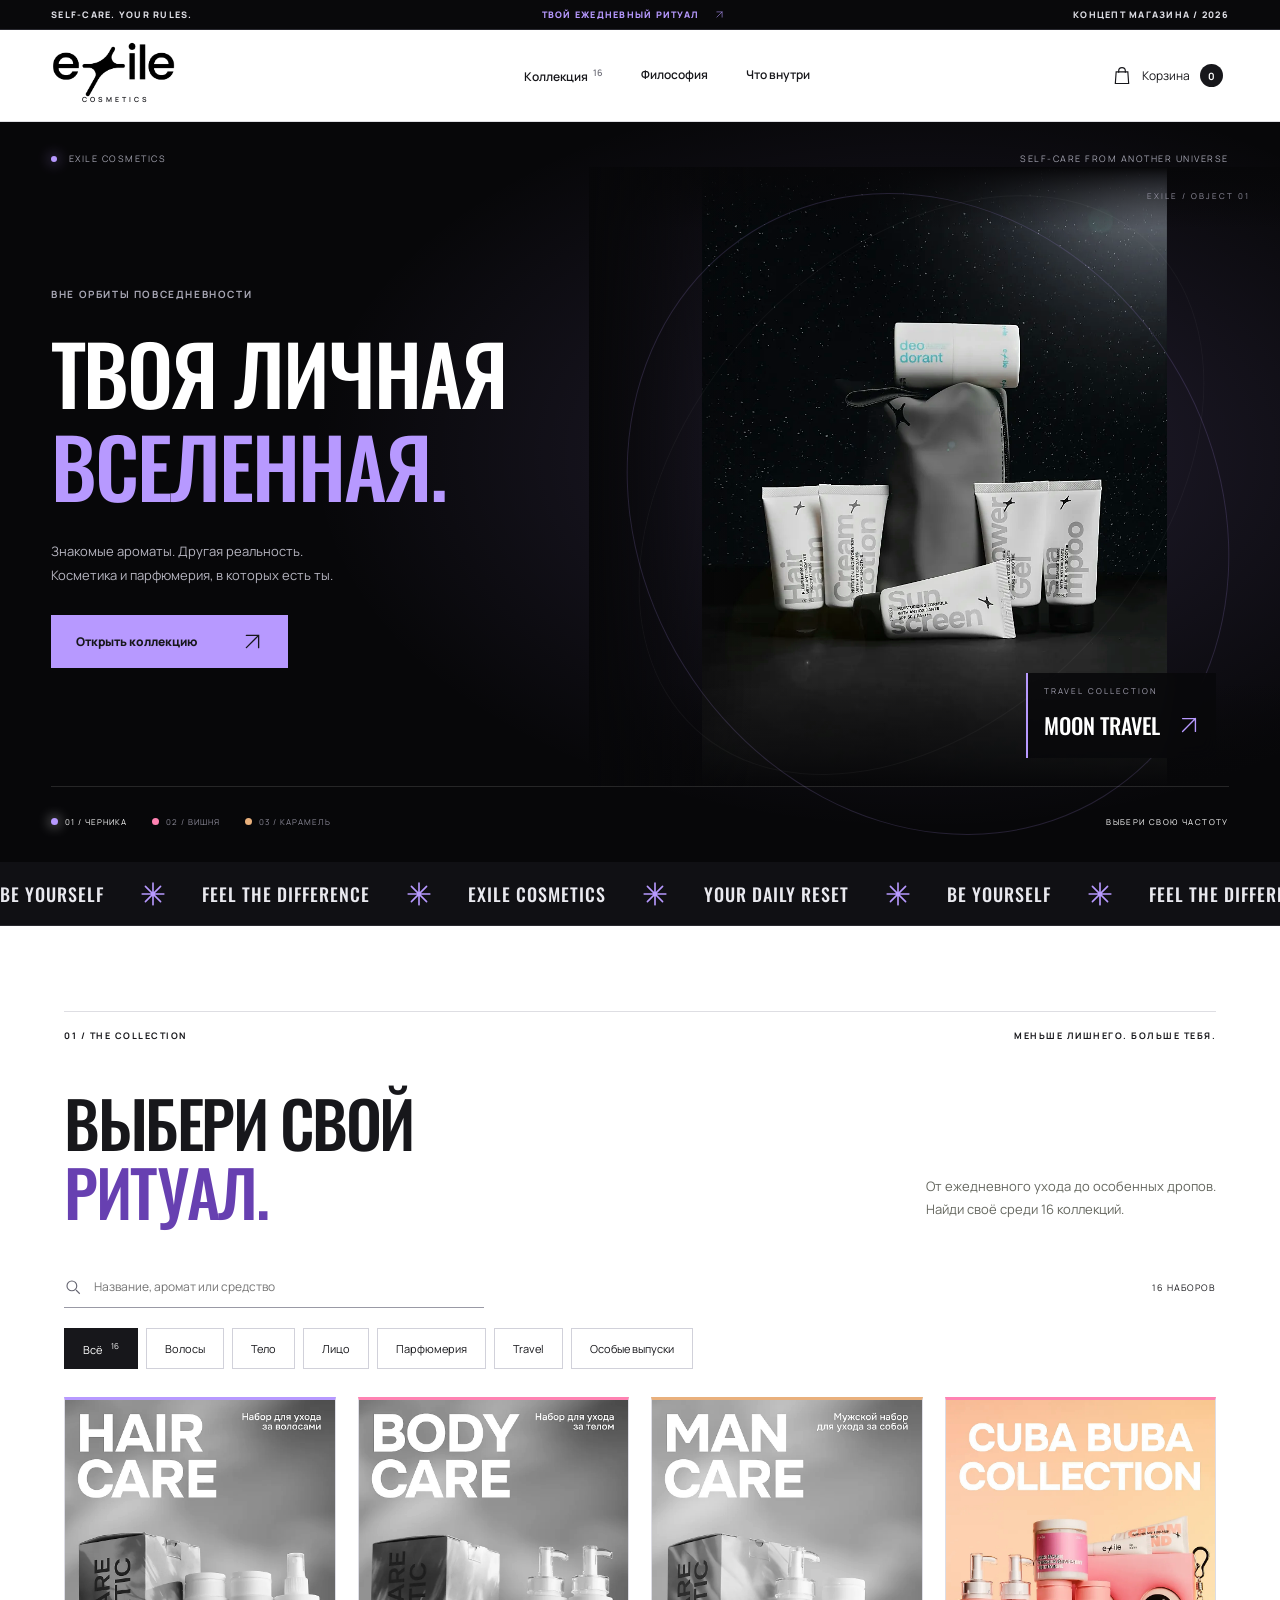
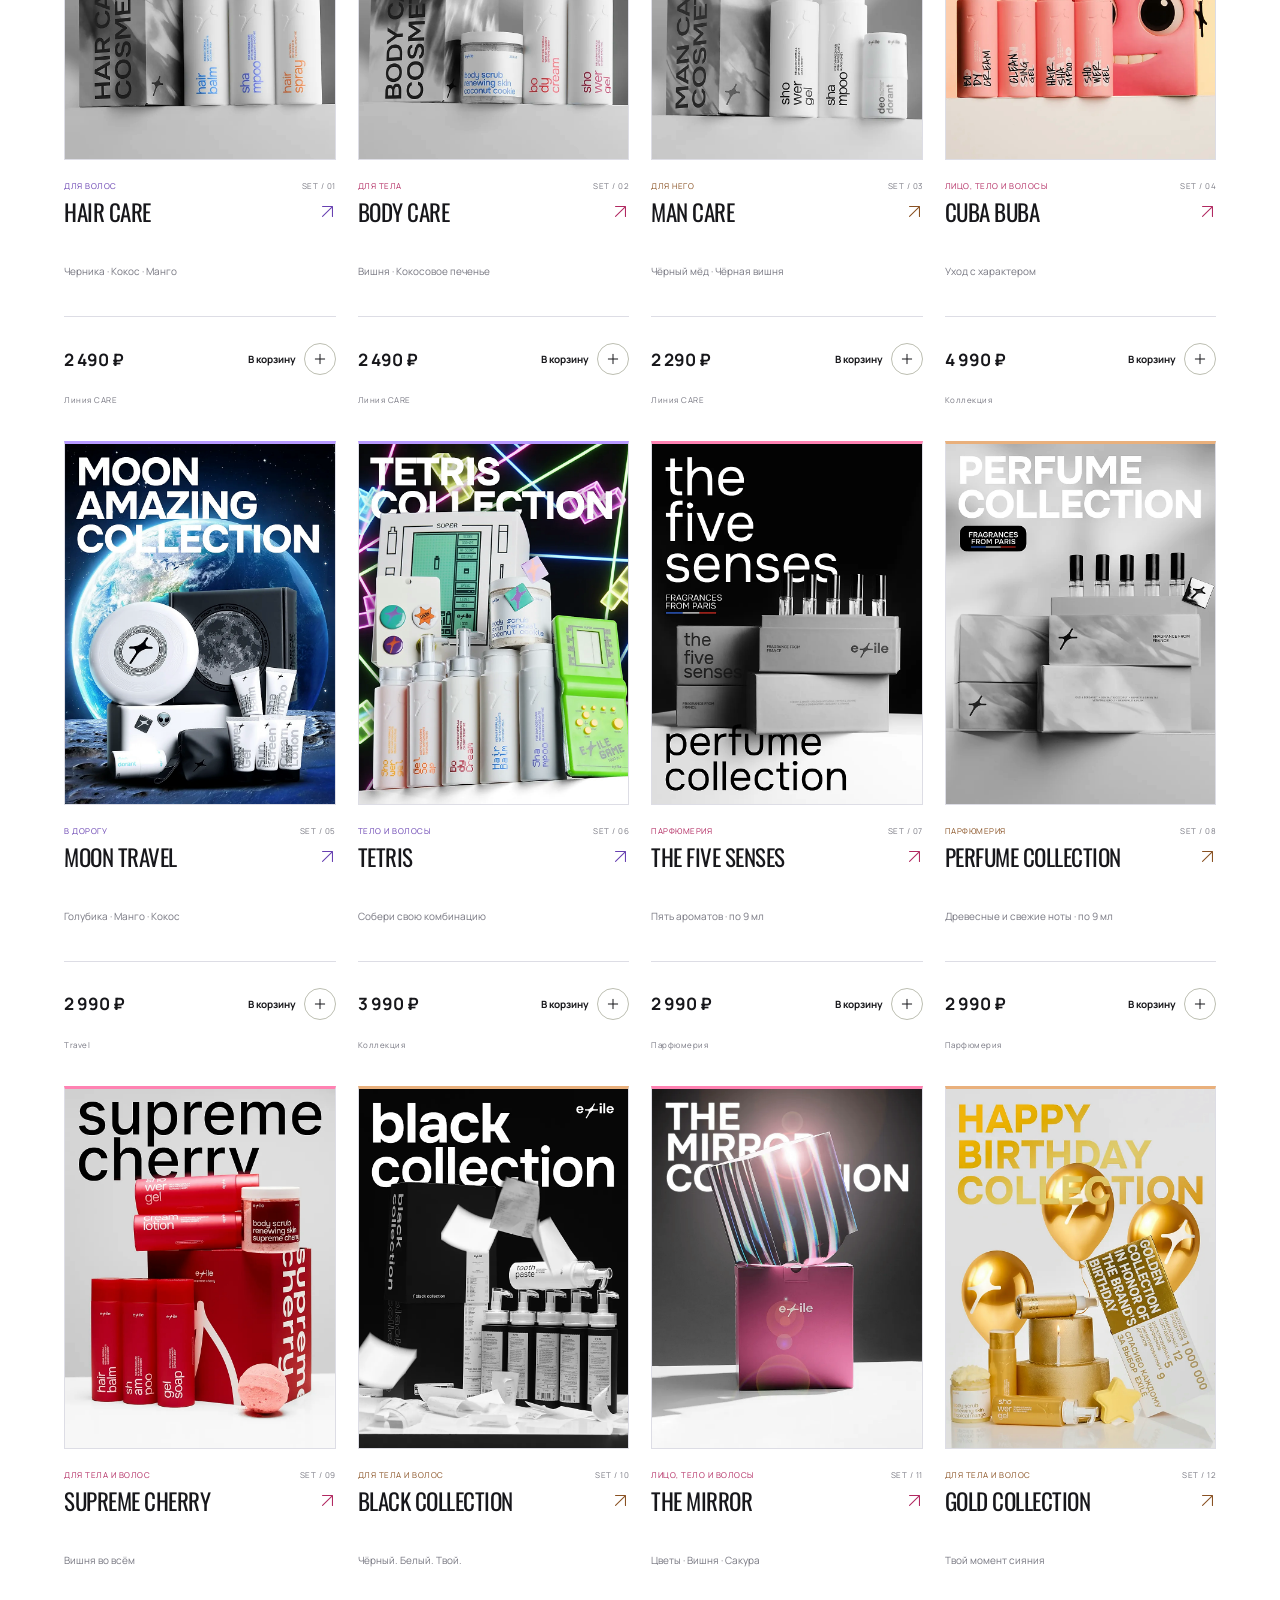
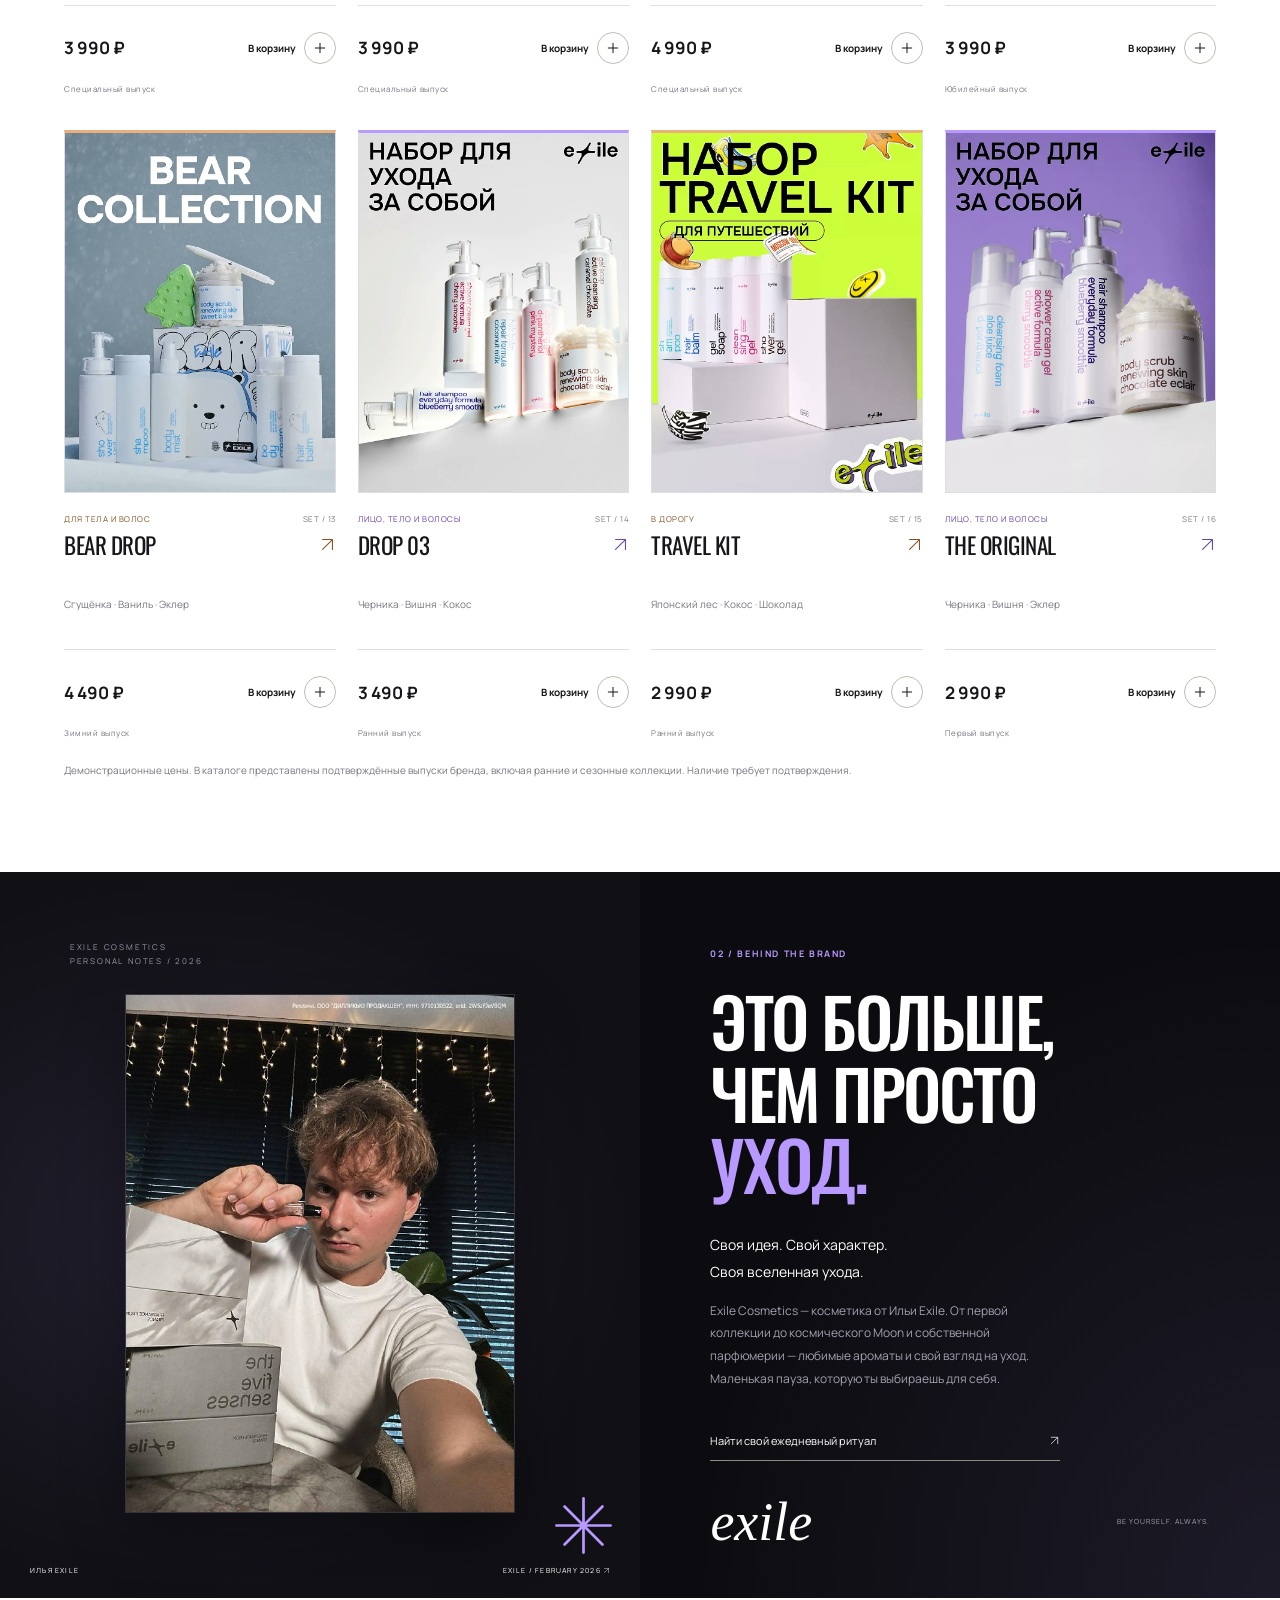
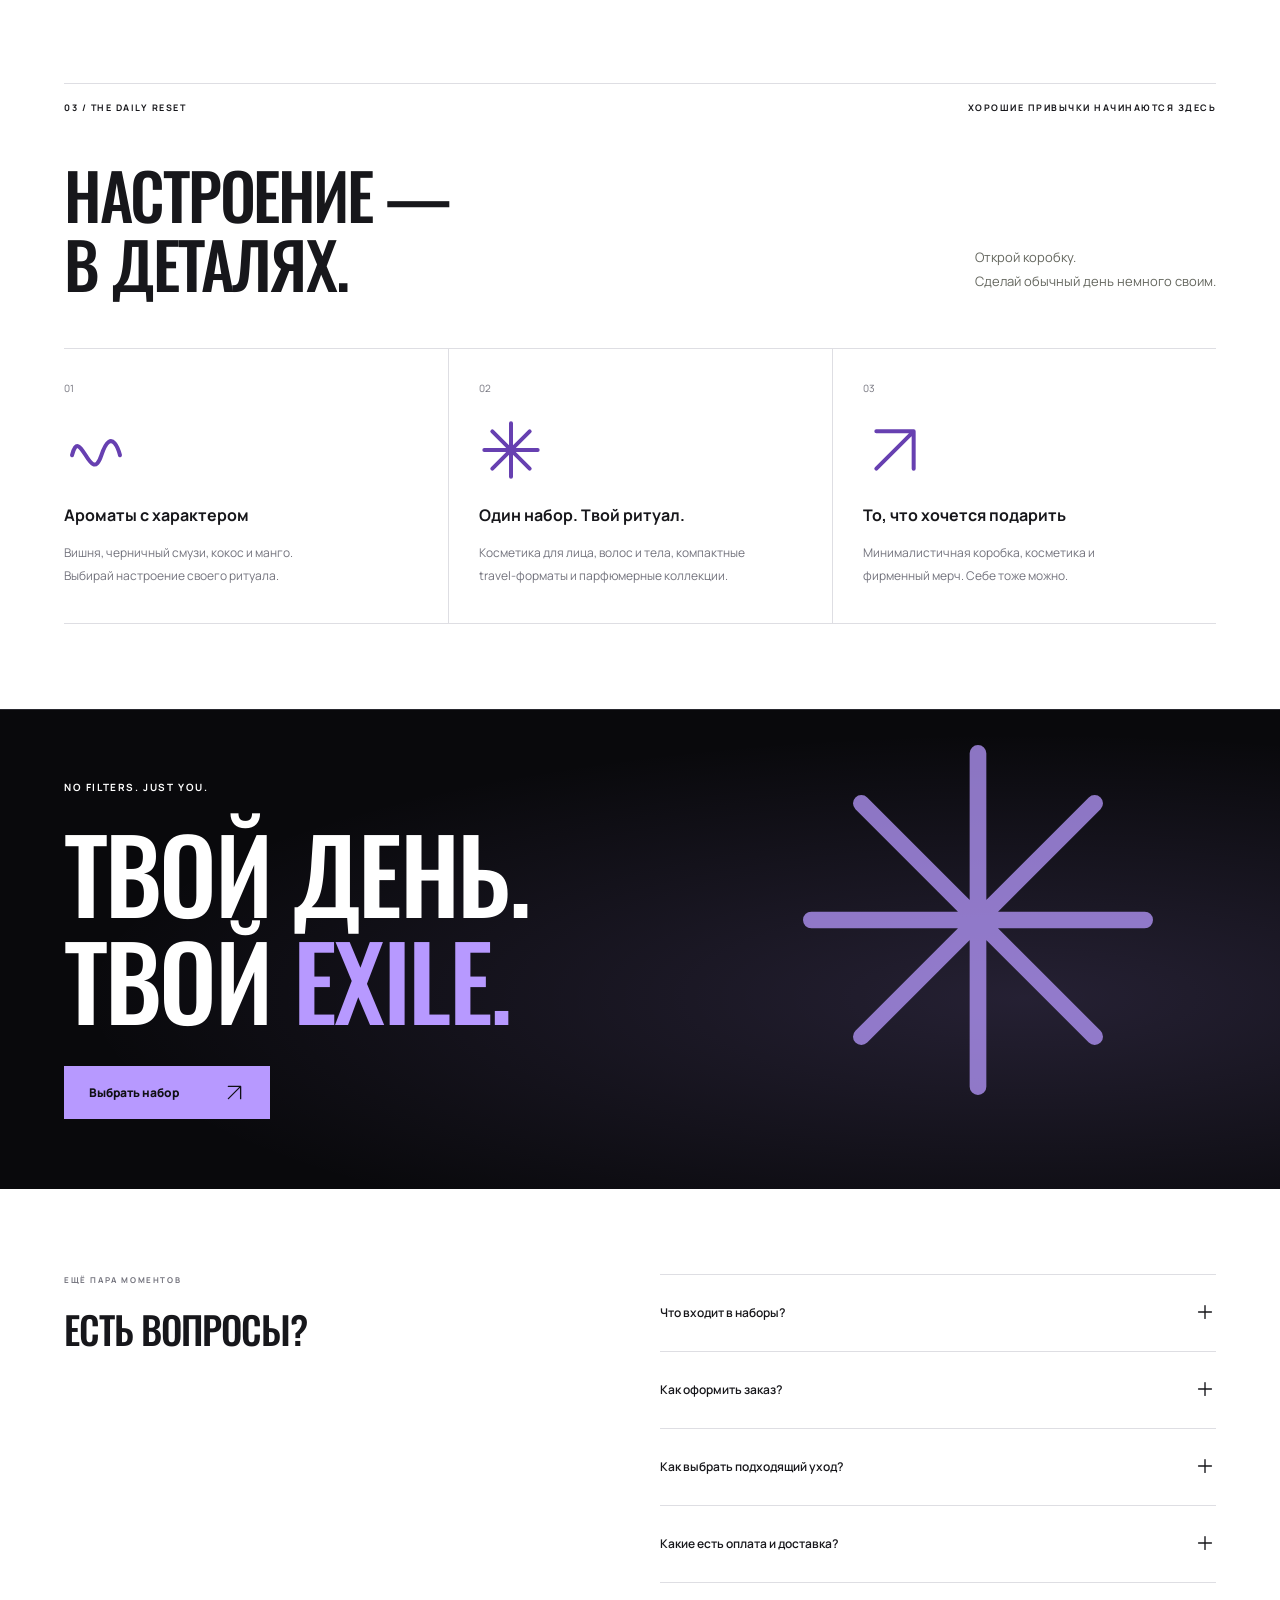
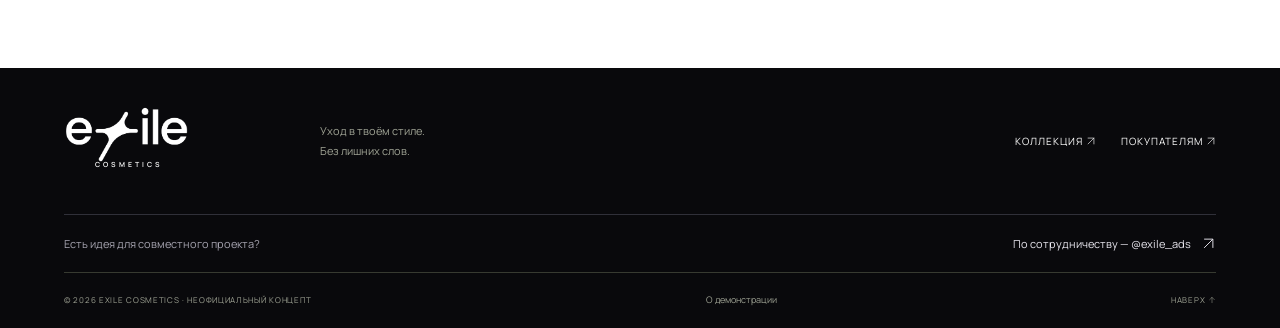
<file: index.html>
<!DOCTYPE html>
<html lang="ru">
<head>
<meta charset="UTF-8"><meta name="viewport" content="width=device-width, initial-scale=1.0">
<meta name="theme-color" content="#161715"><meta name="description" content="Концепт интернет-магазина Exile Cosmetics. Косметика, парфюмерия и коллекционные наборы — твоя личная вселенная ухода."><meta name="robots" content="noindex,nofollow">
<title>EXILE COSMETICS — Искусство быть собой</title>
<link rel="icon" href="assets/favicon.svg" type="image/svg+xml"><link rel="stylesheet" href="style.css?v=photo-fix-2"><script src="products.js" defer></script><script src="script.js?v=photo-fix-2" defer></script>
</head>
<body data-theme="blueberry">
<div class="announcement"><span>SELF-CARE. YOUR RULES.</span><span>ТВОЙ ЕЖЕДНЕВНЫЙ РИТУАЛ <b><svg class="icon icon-arrow-up-right" viewBox="0 0 24 24" fill="none" stroke="currentColor" stroke-width="1.5" stroke-linecap="round" stroke-linejoin="round" aria-hidden="true" focusable="false"><path d="M5 19 19 5M5 5h14v14"/></svg></b></span><span>КОНЦЕПТ МАГАЗИНА / 2026</span></div>
<header class="header">
<a class="logo" href="#" aria-label="Exile Cosmetics — на главную"><img class="brand-wordmark" src="assets/brand-logo-dark.png" alt="Exile"><span>COSMETICS</span></a>
<nav class="desktop-nav" aria-label="Основная навигация"><a href="#catalog">Коллекция <span>16</span></a><a href="#manifesto">Философия</a><a href="#inside">Что внутри</a></nav>
<div class="header-actions"><button class="cart-toggle" type="button" aria-label="Открыть корзину"><svg viewBox="0 0 24 24" fill="none" stroke="currentColor" stroke-width="1.4" aria-hidden="true" focusable="false"><path d="M5 7h14l1 14H4L5 7Z"/><path d="M8 8V6a4 4 0 0 1 8 0v2"/></svg><span>Корзина</span><b id="cart-count">0</b></button><button class="menu-toggle" aria-expanded="false" aria-controls="mobile-nav" aria-label="Открыть меню"><svg class="icon icon-menu" viewBox="0 0 24 24" fill="none" stroke="currentColor" stroke-width="1.5" stroke-linecap="round" stroke-linejoin="round" aria-hidden="true" focusable="false"><path d="M4 6h16M4 12h16M4 18h16"/></svg></button></div>
</header>
<nav class="mobile-nav" id="mobile-nav" aria-label="Мобильная навигация" hidden><a href="#catalog">Коллекция</a><a href="#manifesto">Философия</a><a href="#inside">Что внутри</a></nav>
<main>
<section class="hero cosmic-hero" aria-labelledby="hero-title">
<div class="cosmic-glow" aria-hidden="true"></div><div class="orbit orbit-one" aria-hidden="true"></div><div class="orbit orbit-two" aria-hidden="true"></div>
<div class="hero-top"><span><i class="status-dot"></i> EXILE COSMETICS</span><span>SELF-CARE FROM ANOTHER UNIVERSE</span></div>
<div class="hero-content"><p class="eyebrow">ВНЕ ОРБИТЫ ПОВСЕДНЕВНОСТИ</p><h1 id="hero-title">ТВОЯ ЛИЧНАЯ<br><span>ВСЕЛЕННАЯ.</span></h1><p class="hero-description">Знакомые ароматы. Другая реальность.<br>Косметика и парфюмерия, в которых есть ты.</p><a class="button button-lime" href="#catalog">Открыть коллекцию <svg class="icon icon-arrow-up-right" viewBox="0 0 24 24" fill="none" stroke="currentColor" stroke-width="1.5" stroke-linecap="round" aria-hidden="true" focusable="false"><path d="M5 19 19 5M5 5h14v14"/></svg></a></div>
<div class="hero-art"><img id="hero-product-image" src="assets/enhanced/detail-488585561.webp" alt="Предметная съёмка набора Exile Moon: косметика в тубах на космическом фоне" fetchpriority="high"><span class="hero-image-index">EXILE / OBJECT 01</span></div>
<div class="hero-feature"><span id="hero-feature-type">TRAVEL COLLECTION</span><button type="button" id="hero-feature-link" data-product="moon"><span id="hero-feature-name">MOON TRAVEL</span> <svg class="icon icon-arrow-up-right" viewBox="0 0 24 24" fill="none" stroke="currentColor" stroke-width="1.5" stroke-linecap="round" aria-hidden="true" focusable="false"><path d="M5 19 19 5M5 5h14v14"/></svg></button></div>
<div class="hero-bottom"><div class="mood-switcher" role="group" aria-label="Настроение коллекции"><button class="selected" data-mood="blueberry" aria-pressed="true"><i></i>01 / ЧЕРНИКА</button><button data-mood="cherry" aria-pressed="false"><i></i>02 / ВИШНЯ</button><button data-mood="caramel" aria-pressed="false"><i></i>03 / КАРАМЕЛЬ</button></div><span>ВЫБЕРИ СВОЮ ЧАСТОТУ</span></div>
</section>
<div class="ticker" aria-label="Уход без правил"><div aria-hidden="true">BE YOURSELF <span><svg class="icon icon-spark" viewBox="0 0 24 24" fill="none" stroke="currentColor" stroke-width="1.5" stroke-linecap="round" stroke-linejoin="round" aria-hidden="true" focusable="false"><path d="M12 2v20M2 12h20M5 5l14 14M5 19 19 5"/></svg></span> FEEL THE DIFFERENCE <span><svg class="icon icon-spark" viewBox="0 0 24 24" fill="none" stroke="currentColor" stroke-width="1.5" stroke-linecap="round" stroke-linejoin="round" aria-hidden="true" focusable="false"><path d="M12 2v20M2 12h20M5 5l14 14M5 19 19 5"/></svg></span> EXILE COSMETICS <span><svg class="icon icon-spark" viewBox="0 0 24 24" fill="none" stroke="currentColor" stroke-width="1.5" stroke-linecap="round" stroke-linejoin="round" aria-hidden="true" focusable="false"><path d="M12 2v20M2 12h20M5 5l14 14M5 19 19 5"/></svg></span> YOUR DAILY RESET <span><svg class="icon icon-spark" viewBox="0 0 24 24" fill="none" stroke="currentColor" stroke-width="1.5" stroke-linecap="round" stroke-linejoin="round" aria-hidden="true" focusable="false"><path d="M12 2v20M2 12h20M5 5l14 14M5 19 19 5"/></svg></span> BE YOURSELF <span><svg class="icon icon-spark" viewBox="0 0 24 24" fill="none" stroke="currentColor" stroke-width="1.5" stroke-linecap="round" stroke-linejoin="round" aria-hidden="true" focusable="false"><path d="M12 2v20M2 12h20M5 5l14 14M5 19 19 5"/></svg></span> FEEL THE DIFFERENCE <span><svg class="icon icon-spark" viewBox="0 0 24 24" fill="none" stroke="currentColor" stroke-width="1.5" stroke-linecap="round" stroke-linejoin="round" aria-hidden="true" focusable="false"><path d="M12 2v20M2 12h20M5 5l14 14M5 19 19 5"/></svg></span> EXILE COSMETICS <span><svg class="icon icon-spark" viewBox="0 0 24 24" fill="none" stroke="currentColor" stroke-width="1.5" stroke-linecap="round" stroke-linejoin="round" aria-hidden="true" focusable="false"><path d="M12 2v20M2 12h20M5 5l14 14M5 19 19 5"/></svg></span> YOUR DAILY RESET <span><svg class="icon icon-spark" viewBox="0 0 24 24" fill="none" stroke="currentColor" stroke-width="1.5" stroke-linecap="round" stroke-linejoin="round" aria-hidden="true" focusable="false"><path d="M12 2v20M2 12h20M5 5l14 14M5 19 19 5"/></svg></span></div></div>
<section class="catalog section" id="catalog">
<div class="section-kicker"><span>01 / THE COLLECTION</span><span>МЕНЬШЕ ЛИШНЕГО. БОЛЬШЕ ТЕБЯ.</span></div>
<div class="section-heading"><h2>ВЫБЕРИ СВОЙ<br><span class="serif-word">ритуал.</span></h2><p>От ежедневного ухода до особенных дропов.<br>Найди своё среди 16 коллекций.</p></div>
<div class="catalog-tools"><label class="catalog-search"><svg class="icon" viewBox="0 0 24 24" fill="none" stroke="currentColor" stroke-width="1.5" aria-hidden="true"><circle cx="10.5" cy="10.5" r="6.5"/><path d="m16 16 5 5"/></svg><input id="catalog-search" type="search" placeholder="Название, аромат или средство" aria-label="Поиск по каталогу" maxlength="100"></label><span class="catalog-count" id="product-count" role="status">16 НАБОРОВ</span></div><div class="catalog-controls"><div class="filters" role="group" aria-label="Категория товаров"><button class="active" data-filter="all" aria-pressed="true">Всё <sup>16</sup></button><button class="" data-filter="hair" aria-pressed="false">Волосы</button><button class="" data-filter="body" aria-pressed="false">Тело</button><button class="" data-filter="face" aria-pressed="false">Лицо</button><button class="" data-filter="perfume" aria-pressed="false">Парфюмерия</button><button class="" data-filter="travel" aria-pressed="false">Travel</button><button class="" data-filter="collections" aria-pressed="false">Особые выпуски</button></div></div><div class="products" id="products"></div><div class="catalog-empty" id="catalog-empty" hidden><h3>На этой орбите пока пусто.</h3><p>Попробуй другое название или сбрось фильтры.</p><button type="button" class="button button-dark" id="reset-filters">Показать всю коллекцию</button></div><p class="price-note">Демонстрационные цены. В каталоге представлены подтверждённые выпуски бренда, включая ранние и сезонные коллекции. Наличие требует подтверждения.</p>
</section>
<section class="manifesto" id="manifesto"><div class="founder-image founder-editorial"><span class="portrait-index" aria-hidden="true">EXILE COSMETICS<br>PERSONAL NOTES / 2026</span><img src="assets/enhanced/exile-perfume-2026.webp" alt="Илья Exile с двумя коллекциями парфюмерии, февраль 2026 года" width="600" height="800" loading="lazy"><div class="image-caption"><span>ИЛЬЯ EXILE</span><span>EXILE / FEBRUARY 2026 <svg class="icon icon-arrow-up-right" viewBox="0 0 24 24" fill="none" stroke="currentColor" stroke-width="1.5" stroke-linecap="round" stroke-linejoin="round" aria-hidden="true" focusable="false"><path d="M5 19 19 5M5 5h14v14"/></svg></span></div><span class="photo-mark"><svg class="icon icon-spark" viewBox="0 0 24 24" fill="none" stroke="currentColor" stroke-width="1.5" stroke-linecap="round" stroke-linejoin="round" aria-hidden="true" focusable="false"><path d="M12 2v20M2 12h20M5 5l14 14M5 19 19 5"/></svg></span></div><div class="manifesto-copy"><p class="eyebrow">02 / BEHIND THE BRAND</p><h2>ЭТО БОЛЬШЕ,<br>ЧЕМ ПРОСТО<br><span class="serif-word">уход.</span></h2><p>Своя идея. Свой характер.<br>Своя вселенная ухода.</p><p class="muted">Exile Cosmetics — косметика от Ильи Exile. От первой коллекции до космического Moon и собственной парфюмерии — любимые ароматы и свой взгляд на уход. Маленькая пауза, которую ты выбираешь для себя.</p><a class="text-link" href="#catalog">Найти свой ежедневный ритуал <span><svg class="icon icon-arrow-up-right" viewBox="0 0 24 24" fill="none" stroke="currentColor" stroke-width="1.5" stroke-linecap="round" stroke-linejoin="round" aria-hidden="true" focusable="false"><path d="M5 19 19 5M5 5h14v14"/></svg></span></a><div class="signature">exile<span>BE YOURSELF. ALWAYS.</span></div></div></section>
<section class="inside section" id="inside"><div class="section-kicker"><span>03 / THE DAILY RESET</span><span>ХОРОШИЕ ПРИВЫЧКИ НАЧИНАЮТСЯ ЗДЕСЬ</span></div><div class="section-heading"><h2>НАСТРОЕНИЕ —<br><span class="serif-word">в деталях.</span></h2><p>Открой коробку.<br>Сделай обычный день немного своим.</p></div><div class="details-grid"><article><span class="detail-number">01</span><div class="detail-symbol"><svg class="icon icon-wave" viewBox="0 0 24 24" fill="none" stroke="currentColor" stroke-width="1.5" stroke-linecap="round" stroke-linejoin="round" aria-hidden="true" focusable="false"><path d="M3 14c3-12 7 12 11 0s7 0 7 0"/></svg></div><h3>Ароматы с характером</h3><p>Вишня, черничный смузи, кокос и манго. Выбирай настроение своего ритуала.</p></article><article><span class="detail-number">02</span><div class="detail-symbol"><svg class="icon icon-spark" viewBox="0 0 24 24" fill="none" stroke="currentColor" stroke-width="1.5" stroke-linecap="round" stroke-linejoin="round" aria-hidden="true" focusable="false"><path d="M12 2v20M2 12h20M5 5l14 14M5 19 19 5"/></svg></div><h3>Один набор. Твой ритуал.</h3><p>Косметика для лица, волос и тела, компактные travel-форматы и парфюмерные коллекции.</p></article><article><span class="detail-number">03</span><div class="detail-symbol"><svg class="icon icon-arrow-up-right" viewBox="0 0 24 24" fill="none" stroke="currentColor" stroke-width="1.5" stroke-linecap="round" stroke-linejoin="round" aria-hidden="true" focusable="false"><path d="M5 19 19 5M5 5h14v14"/></svg></div><h3>То, что хочется подарить</h3><p>Минималистичная коробка, косметика и фирменный мерч. Себе тоже можно.</p></article></div></section>
<section class="final-cta"><p class="eyebrow">NO FILTERS. JUST YOU.</p><h2>ТВОЙ ДЕНЬ.<br>ТВОЙ <span>EXILE.</span></h2><a href="#catalog" class="button button-dark">Выбрать набор <span><svg class="icon icon-arrow-up-right" viewBox="0 0 24 24" fill="none" stroke="currentColor" stroke-width="1.5" stroke-linecap="round" stroke-linejoin="round" aria-hidden="true" focusable="false"><path d="M5 19 19 5M5 5h14v14"/></svg></span></a><span class="cta-star" aria-hidden="true"><svg class="icon icon-spark" viewBox="0 0 24 24" fill="none" stroke="currentColor" stroke-width="1.5" stroke-linecap="round" stroke-linejoin="round" aria-hidden="true" focusable="false"><path d="M12 2v20M2 12h20M5 5l14 14M5 19 19 5"/></svg></span></section>
<section class="faq section" id="faq"><div><p class="eyebrow">ЕЩЁ ПАРА МОМЕНТОВ</p><h2>ЕСТЬ ВОПРОСЫ?</h2></div><div class="faq-list"><details><summary>Что входит в наборы?<span><svg class="icon icon-plus" viewBox="0 0 24 24" fill="none" stroke="currentColor" stroke-width="1.5" stroke-linecap="round" stroke-linejoin="round" aria-hidden="true" focusable="false"><path d="M12 5v14M5 12h14"/></svg></span></summary><p>У каждого выпуска своя комплектация: от трёх средств в линейке CARE до больших коллекционных наборов. В парфюмерных наборах — пять ароматов по 9 мл. Полный список открывается в карточке товара.</p></details><details><summary>Как оформить заказ?<span><svg class="icon icon-plus" viewBox="0 0 24 24" fill="none" stroke="currentColor" stroke-width="1.5" stroke-linecap="round" stroke-linejoin="round" aria-hidden="true" focusable="false"><path d="M12 5v14M5 12h14"/></svg></span></summary><p>Выбери набор, добавь его в корзину и перейди к оформлению. Все шаги покупки проходят здесь, на сайте. Сейчас доступна демонстрация: заказ не отправляется, деньги не списываются.</p></details><details><summary>Как выбрать подходящий уход?<span><svg class="icon icon-plus" viewBox="0 0 24 24" fill="none" stroke="currentColor" stroke-width="1.5" stroke-linecap="round" stroke-linejoin="round" aria-hidden="true" focusable="false"><path d="M12 5v14M5 12h14"/></svg></span></summary><p>Выбирай по категории: волосы, тело, лицо, парфюмерия или travel. Поиск найдёт набор по названию, аромату или средству внутри. Перед использованием проверь состав и рекомендации на упаковке. Полный список ингредиентов указан на упаковке.</p></details><details><summary>Какие есть оплата и доставка?<span><svg class="icon icon-plus" viewBox="0 0 24 24" fill="none" stroke="currentColor" stroke-width="1.5" stroke-linecap="round" stroke-linejoin="round" aria-hidden="true" focusable="false"><path d="M12 5v14M5 12h14"/></svg></span></summary><p>В концепте показано оформление с курьером или пунктом выдачи. Реальные способы, тарифы и сроки будут доступны после запуска магазина.</p></details></div></section>
</main>
<footer><div class="footer-top"><a href="#" class="logo" aria-label="Exile Cosmetics — на главную"><img class="brand-wordmark" src="assets/brand-logo-light.png" alt="Exile"><span>COSMETICS</span></a><p>Уход в твоём стиле.<br>Без лишних слов.</p><a href="#catalog">КОЛЛЕКЦИЯ <svg class="icon icon-arrow-up-right" viewBox="0 0 24 24" fill="none" stroke="currentColor" stroke-width="1.5" stroke-linecap="round" stroke-linejoin="round" aria-hidden="true" focusable="false"><path d="M5 19 19 5M5 5h14v14"/></svg></a><a href="#faq">ПОКУПАТЕЛЯМ <svg class="icon icon-arrow-up-right" viewBox="0 0 24 24" fill="none" stroke="currentColor" stroke-width="1.5" stroke-linecap="round" stroke-linejoin="round" aria-hidden="true" focusable="false"><path d="M5 19 19 5M5 5h14v14"/></svg></a></div><div class="footer-contact"><span>Есть идея для совместного проекта?</span><a href="https://t.me/exile_ads" target="_blank" rel="noopener noreferrer" aria-label="Написать команде Exile в Telegram по вопросам сотрудничества">По сотрудничеству — @exile_ads <svg class="icon" viewBox="0 0 24 24" fill="none" stroke="currentColor" stroke-width="1.5" aria-hidden="true" focusable="false"><path d="M5 19 19 5M5 5h14v14"/></svg></a></div><div class="footer-bottom"><span>© 2026 EXILE COSMETICS · НЕОФИЦИАЛЬНЫЙ КОНЦЕПТ</span><button type="button" id="about-demo">О демонстрации</button><a href="#">НАВЕРХ <svg class="icon icon-arrow-up" viewBox="0 0 24 24" fill="none" stroke="currentColor" stroke-width="1.5" stroke-linecap="round" stroke-linejoin="round" aria-hidden="true" focusable="false"><path d="M12 20V4M5 11l7-7 7 7"/></svg></a></div></footer>
<dialog class="product-dialog" id="product-dialog" aria-labelledby="product-title"><div class="dialog-close-bar"><button class="close-button" data-close aria-label="Закрыть карточку"><svg class="icon icon-close" viewBox="0 0 24 24" fill="none" stroke="currentColor" stroke-width="1.5" stroke-linecap="round" stroke-linejoin="round" aria-hidden="true" focusable="false"><path d="m6 6 12 12M6 18 18 6"/></svg></button></div><div id="product-detail"></div></dialog>
<dialog class="cart-dialog" id="cart-dialog" aria-labelledby="cart-title"><div class="drawer-header"><div><p class="eyebrow">YOUR DAILY RESET</p><h2 id="cart-title">ТВОЯ КОРЗИНА<span><svg class="icon icon-arrow-up-right" viewBox="0 0 24 24" fill="none" stroke="currentColor" stroke-width="1.5" stroke-linecap="round" stroke-linejoin="round" aria-hidden="true" focusable="false"><path d="M5 19 19 5M5 5h14v14"/></svg></span></h2></div><button class="close-button" data-close aria-label="Закрыть корзину"><svg class="icon icon-close" viewBox="0 0 24 24" fill="none" stroke="currentColor" stroke-width="1.5" stroke-linecap="round" stroke-linejoin="round" aria-hidden="true" focusable="false"><path d="m6 6 12 12M6 18 18 6"/></svg></button></div><div id="cart-content"></div></dialog>
<dialog class="checkout-dialog" id="checkout-dialog" aria-labelledby="checkout-title"><button class="close-button" data-close aria-label="Закрыть оформление"><svg class="icon icon-close" viewBox="0 0 24 24" fill="none" stroke="currentColor" stroke-width="1.5" stroke-linecap="round" stroke-linejoin="round" aria-hidden="true" focusable="false"><path d="m6 6 12 12M6 18 18 6"/></svg></button><p class="eyebrow">ПОСЛЕДНИЙ ШАГ / ДЕМО</p><h2 id="checkout-title">ПОЧТИ ТВОЁ.</h2><p class="muted">Проверь, как будет выглядеть покупка. Используй вымышленные данные: заказ никуда не отправляется.</p><form id="checkout-form"><label>Как тебя зовут<input name="name" autocomplete="off" required minlength="2" maxlength="60" placeholder="Имя"></label><label>Email<input name="email" type="email" autocomplete="off" required placeholder="you@example.com"></label><label>Доставка<select name="delivery"><option value="pickup">Пункт выдачи — демо</option><option value="courier">Курьер — демо</option></select></label><label id="address-label"><span>Город и адрес пункта выдачи</span><input name="address" autocomplete="off" required minlength="5" maxlength="200" placeholder="Город, улица, дом"></label><div class="checkout-total"><span>Товары</span><b id="checkout-total"></b></div><p class="small muted">Стоимость доставки и оплата будут подключены при запуске магазина.</p><label class="checkbox-label"><input type="checkbox" required>Я понимаю, что это демонстрация, без оплаты и отправки заказа.</label><button class="button button-lime" type="submit">Завершить демозаказ <span><svg class="icon icon-arrow-up-right" viewBox="0 0 24 24" fill="none" stroke="currentColor" stroke-width="1.5" stroke-linecap="round" stroke-linejoin="round" aria-hidden="true" focusable="false"><path d="M5 19 19 5M5 5h14v14"/></svg></span></button></form><div id="checkout-success" hidden><div class="success-symbol"><svg class="icon icon-check" viewBox="0 0 24 24" fill="none" stroke="currentColor" stroke-width="1.5" stroke-linecap="round" stroke-linejoin="round" aria-hidden="true" focusable="false"><path d="m5 12 4 4L19 6"/></svg></div><h3>Вот так просто.</h3><p>Демонстрация покупки завершена. Настоящий заказ не создан, оплата не производилась.</p><button type="button" class="button button-lime" data-close>Вернуться к коллекции <svg class="icon icon-arrow-up-right" viewBox="0 0 24 24" fill="none" stroke="currentColor" stroke-width="1.5" stroke-linecap="round" stroke-linejoin="round" aria-hidden="true" focusable="false"><path d="M5 19 19 5M5 5h14v14"/></svg></button></div></dialog>
<dialog class="info-dialog" id="info-dialog" aria-labelledby="info-title"><button class="close-button" data-close aria-label="Закрыть"><svg class="icon icon-close" viewBox="0 0 24 24" fill="none" stroke="currentColor" stroke-width="1.5" stroke-linecap="round" stroke-linejoin="round" aria-hidden="true" focusable="false"><path d="m6 6 12 12M6 18 18 6"/></svg></button><p class="eyebrow">О ПРОЕКТЕ</p><h2 id="info-title">КОНЦЕПТ МАГАЗИНА</h2><p>Независимая демонстрация для предложения сотрудничества Exile Cosmetics. Это не официальный магазин.</p><p>Представлены реальные наборы бренда. Цены условные. На сайте использованы оригинальные продуктовые фотографии и снимок Ильи из официальной публикации. Наличие ранних и сезонных выпусков требует подтверждения. Реальные платежи, доставка и отправка заказов не подключены.</p><p>Корзина сохраняется только в этом браузере. Данные формы не отправляются и не сохраняются.</p></dialog>
<div class="toast" id="toast" role="status" aria-live="polite"></div>
</body></html>
</file>
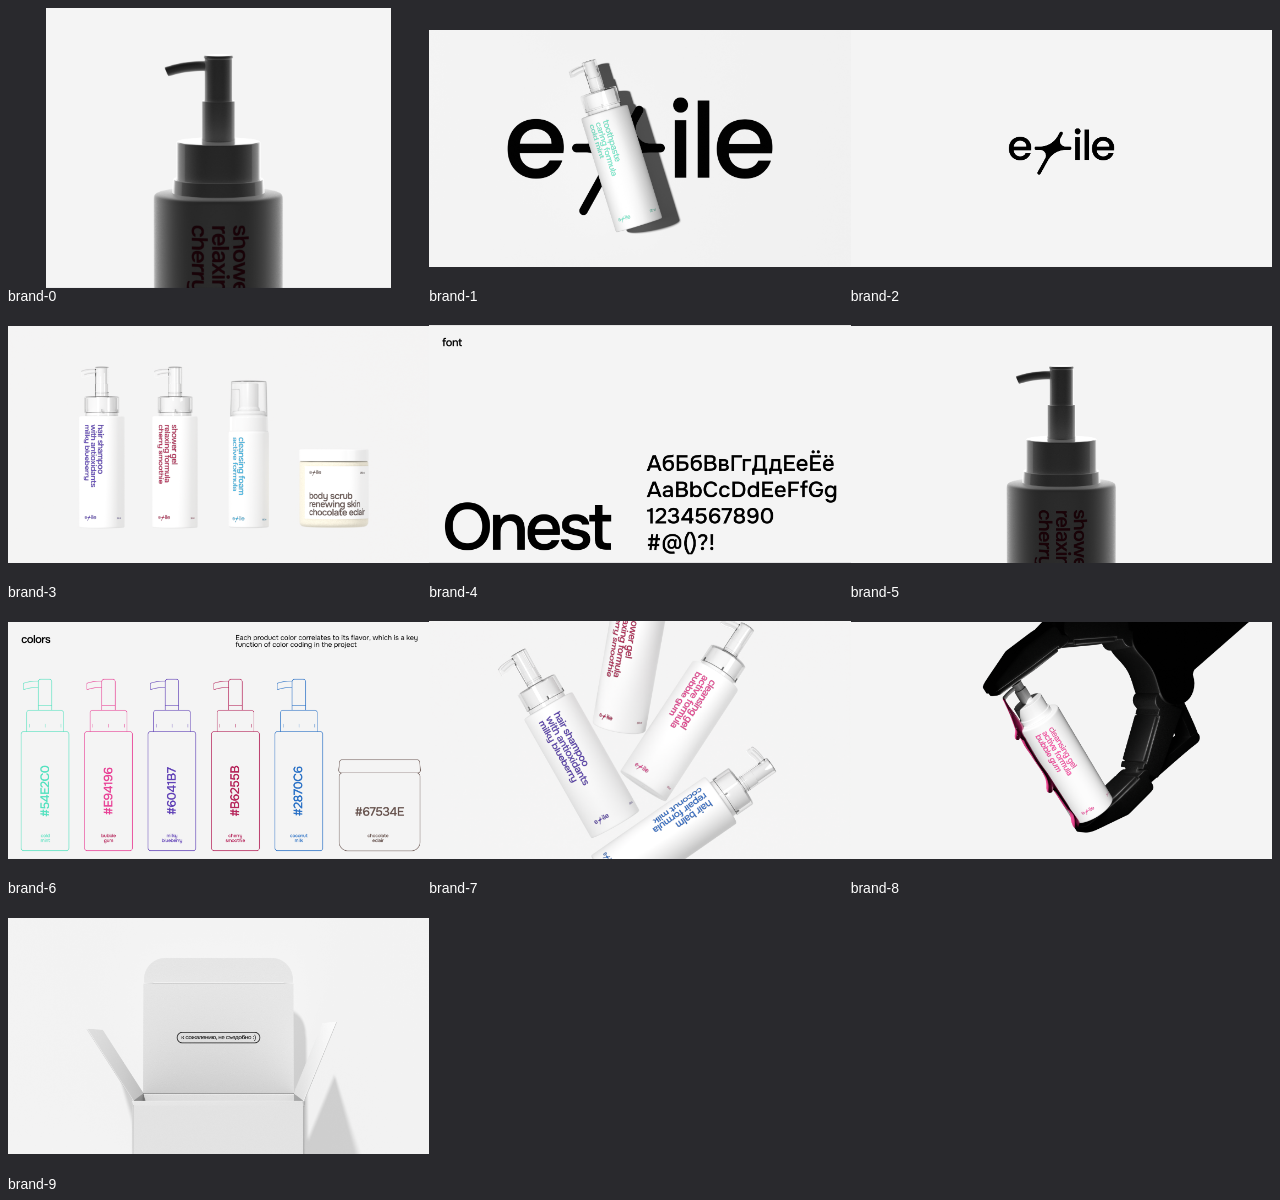
<file: research/brand-sheet.html>
<body style="background:#29292d;color:white;display:grid;grid-template-columns:repeat(3,1fr);font:14px Arial"><div><img src="gallery/brand-0.png" style="width:100%;height:280px;object-fit:contain">brand-0</div><div><img src="gallery/brand-1.png" style="width:100%;height:280px;object-fit:contain">brand-1</div><div><img src="gallery/brand-2.png" style="width:100%;height:280px;object-fit:contain">brand-2</div><div><img src="gallery/brand-3.png" style="width:100%;height:280px;object-fit:contain">brand-3</div><div><img src="gallery/brand-4.png" style="width:100%;height:280px;object-fit:contain">brand-4</div><div><img src="gallery/brand-5.png" style="width:100%;height:280px;object-fit:contain">brand-5</div><div><img src="gallery/brand-6.png" style="width:100%;height:280px;object-fit:contain">brand-6</div><div><img src="gallery/brand-7.png" style="width:100%;height:280px;object-fit:contain">brand-7</div><div><img src="gallery/brand-8.png" style="width:100%;height:280px;object-fit:contain">brand-8</div><div><img src="gallery/brand-9.png" style="width:100%;height:280px;object-fit:contain">brand-9</div>
</file>
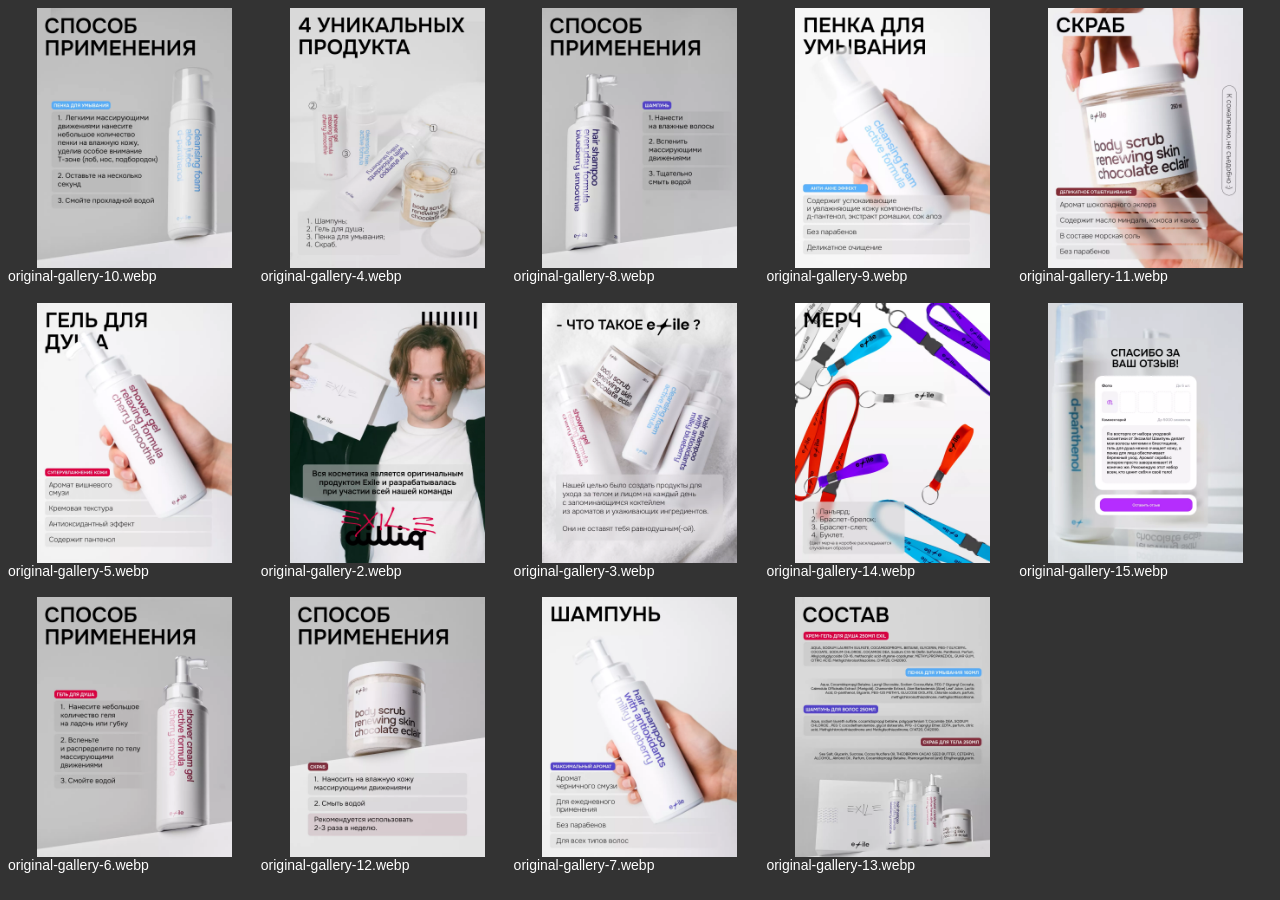
<file: research/contact-sheet.html>
<body style="background:#333;color:white;display:grid;grid-template-columns:repeat(5,1fr);font:14px Arial"><div><img style="width:100%;height:260px;object-fit:contain" src="../assets/original-gallery-10.webp">original-gallery-10.webp</div><div><img style="width:100%;height:260px;object-fit:contain" src="../assets/original-gallery-4.webp">original-gallery-4.webp</div><div><img style="width:100%;height:260px;object-fit:contain" src="../assets/original-gallery-8.webp">original-gallery-8.webp</div><div><img style="width:100%;height:260px;object-fit:contain" src="../assets/original-gallery-9.webp">original-gallery-9.webp</div><div><img style="width:100%;height:260px;object-fit:contain" src="../assets/original-gallery-11.webp">original-gallery-11.webp</div><div><img style="width:100%;height:260px;object-fit:contain" src="../assets/original-gallery-5.webp">original-gallery-5.webp</div><div><img style="width:100%;height:260px;object-fit:contain" src="../assets/original-gallery-2.webp">original-gallery-2.webp</div><div><img style="width:100%;height:260px;object-fit:contain" src="../assets/original-gallery-3.webp">original-gallery-3.webp</div><div><img style="width:100%;height:260px;object-fit:contain" src="../assets/original-gallery-14.webp">original-gallery-14.webp</div><div><img style="width:100%;height:260px;object-fit:contain" src="../assets/original-gallery-15.webp">original-gallery-15.webp</div><div><img style="width:100%;height:260px;object-fit:contain" src="../assets/original-gallery-6.webp">original-gallery-6.webp</div><div><img style="width:100%;height:260px;object-fit:contain" src="../assets/original-gallery-12.webp">original-gallery-12.webp</div><div><img style="width:100%;height:260px;object-fit:contain" src="../assets/original-gallery-7.webp">original-gallery-7.webp</div><div><img style="width:100%;height:260px;object-fit:contain" src="../assets/original-gallery-13.webp">original-gallery-13.webp</div>
</file>
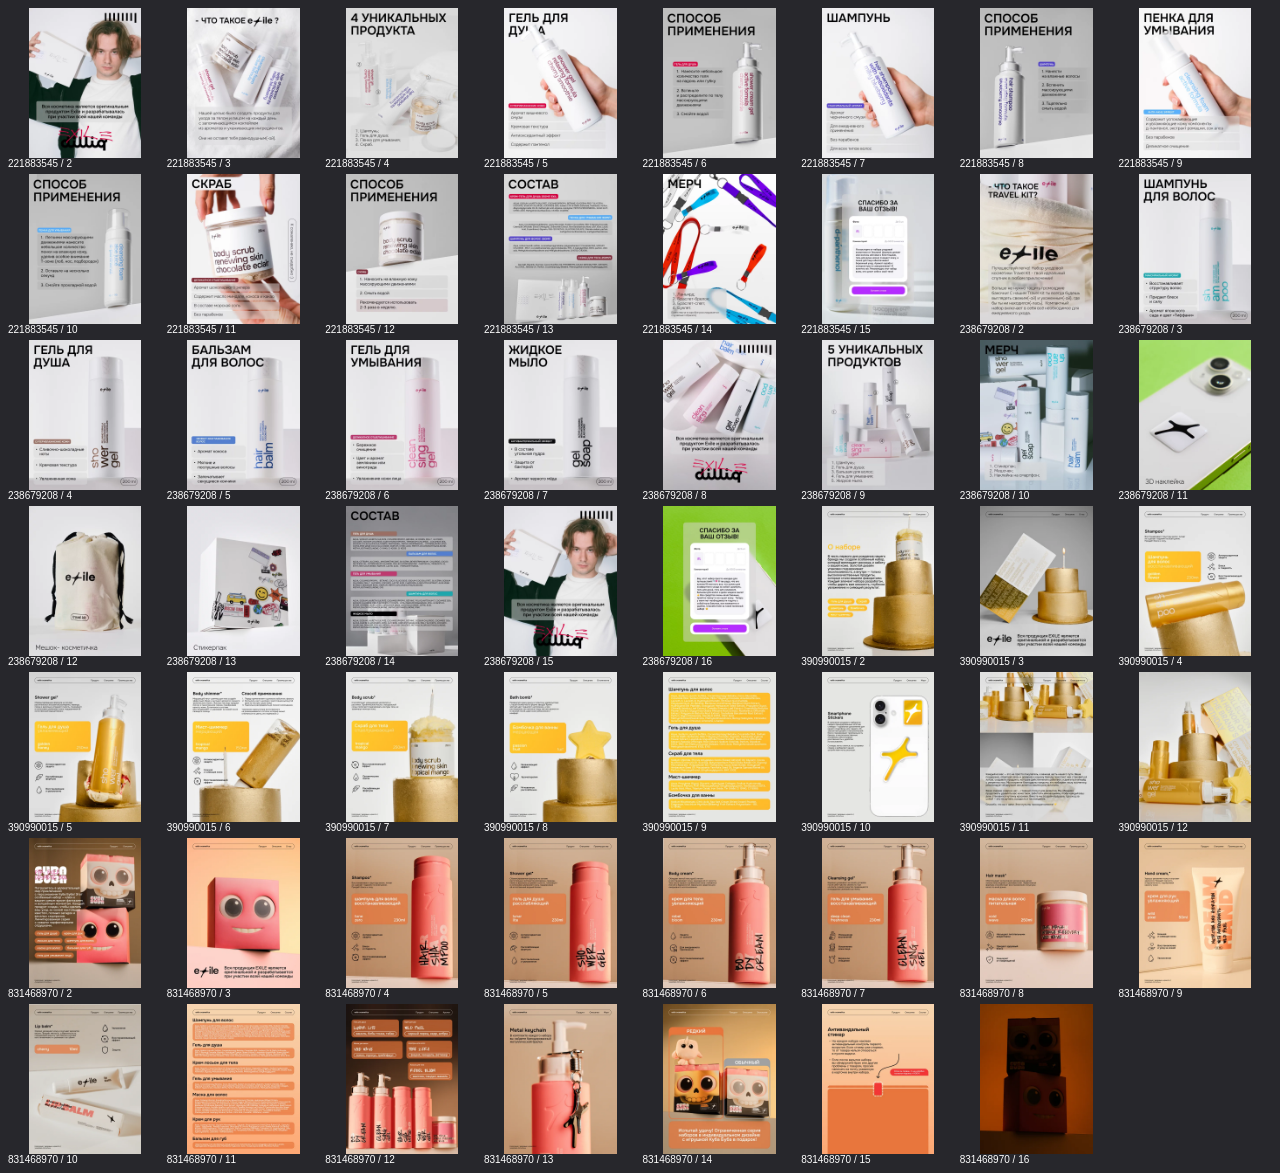
<file: research/gallery-0.html>
<body style="background:#27272c;color:white;display:grid;grid-template-columns:repeat(8,1fr);gap:5px;font:10px Arial"><div><img src="gallery/221883545-2.webp" style="width:100%;height:150px;object-fit:contain">221883545 / 2</div><div><img src="gallery/221883545-3.webp" style="width:100%;height:150px;object-fit:contain">221883545 / 3</div><div><img src="gallery/221883545-4.webp" style="width:100%;height:150px;object-fit:contain">221883545 / 4</div><div><img src="gallery/221883545-5.webp" style="width:100%;height:150px;object-fit:contain">221883545 / 5</div><div><img src="gallery/221883545-6.webp" style="width:100%;height:150px;object-fit:contain">221883545 / 6</div><div><img src="gallery/221883545-7.webp" style="width:100%;height:150px;object-fit:contain">221883545 / 7</div><div><img src="gallery/221883545-8.webp" style="width:100%;height:150px;object-fit:contain">221883545 / 8</div><div><img src="gallery/221883545-9.webp" style="width:100%;height:150px;object-fit:contain">221883545 / 9</div><div><img src="gallery/221883545-10.webp" style="width:100%;height:150px;object-fit:contain">221883545 / 10</div><div><img src="gallery/221883545-11.webp" style="width:100%;height:150px;object-fit:contain">221883545 / 11</div><div><img src="gallery/221883545-12.webp" style="width:100%;height:150px;object-fit:contain">221883545 / 12</div><div><img src="gallery/221883545-13.webp" style="width:100%;height:150px;object-fit:contain">221883545 / 13</div><div><img src="gallery/221883545-14.webp" style="width:100%;height:150px;object-fit:contain">221883545 / 14</div><div><img src="gallery/221883545-15.webp" style="width:100%;height:150px;object-fit:contain">221883545 / 15</div><div><img src="gallery/238679208-2.webp" style="width:100%;height:150px;object-fit:contain">238679208 / 2</div><div><img src="gallery/238679208-3.webp" style="width:100%;height:150px;object-fit:contain">238679208 / 3</div><div><img src="gallery/238679208-4.webp" style="width:100%;height:150px;object-fit:contain">238679208 / 4</div><div><img src="gallery/238679208-5.webp" style="width:100%;height:150px;object-fit:contain">238679208 / 5</div><div><img src="gallery/238679208-6.webp" style="width:100%;height:150px;object-fit:contain">238679208 / 6</div><div><img src="gallery/238679208-7.webp" style="width:100%;height:150px;object-fit:contain">238679208 / 7</div><div><img src="gallery/238679208-8.webp" style="width:100%;height:150px;object-fit:contain">238679208 / 8</div><div><img src="gallery/238679208-9.webp" style="width:100%;height:150px;object-fit:contain">238679208 / 9</div><div><img src="gallery/238679208-10.webp" style="width:100%;height:150px;object-fit:contain">238679208 / 10</div><div><img src="gallery/238679208-11.webp" style="width:100%;height:150px;object-fit:contain">238679208 / 11</div><div><img src="gallery/238679208-12.webp" style="width:100%;height:150px;object-fit:contain">238679208 / 12</div><div><img src="gallery/238679208-13.webp" style="width:100%;height:150px;object-fit:contain">238679208 / 13</div><div><img src="gallery/238679208-14.webp" style="width:100%;height:150px;object-fit:contain">238679208 / 14</div><div><img src="gallery/238679208-15.webp" style="width:100%;height:150px;object-fit:contain">238679208 / 15</div><div><img src="gallery/238679208-16.webp" style="width:100%;height:150px;object-fit:contain">238679208 / 16</div><div><img src="gallery/390990015-2.webp" style="width:100%;height:150px;object-fit:contain">390990015 / 2</div><div><img src="gallery/390990015-3.webp" style="width:100%;height:150px;object-fit:contain">390990015 / 3</div><div><img src="gallery/390990015-4.webp" style="width:100%;height:150px;object-fit:contain">390990015 / 4</div><div><img src="gallery/390990015-5.webp" style="width:100%;height:150px;object-fit:contain">390990015 / 5</div><div><img src="gallery/390990015-6.webp" style="width:100%;height:150px;object-fit:contain">390990015 / 6</div><div><img src="gallery/390990015-7.webp" style="width:100%;height:150px;object-fit:contain">390990015 / 7</div><div><img src="gallery/390990015-8.webp" style="width:100%;height:150px;object-fit:contain">390990015 / 8</div><div><img src="gallery/390990015-9.webp" style="width:100%;height:150px;object-fit:contain">390990015 / 9</div><div><img src="gallery/390990015-10.webp" style="width:100%;height:150px;object-fit:contain">390990015 / 10</div><div><img src="gallery/390990015-11.webp" style="width:100%;height:150px;object-fit:contain">390990015 / 11</div><div><img src="gallery/390990015-12.webp" style="width:100%;height:150px;object-fit:contain">390990015 / 12</div><div><img src="gallery/831468970-2.webp" style="width:100%;height:150px;object-fit:contain">831468970 / 2</div><div><img src="gallery/831468970-3.webp" style="width:100%;height:150px;object-fit:contain">831468970 / 3</div><div><img src="gallery/831468970-4.webp" style="width:100%;height:150px;object-fit:contain">831468970 / 4</div><div><img src="gallery/831468970-5.webp" style="width:100%;height:150px;object-fit:contain">831468970 / 5</div><div><img src="gallery/831468970-6.webp" style="width:100%;height:150px;object-fit:contain">831468970 / 6</div><div><img src="gallery/831468970-7.webp" style="width:100%;height:150px;object-fit:contain">831468970 / 7</div><div><img src="gallery/831468970-8.webp" style="width:100%;height:150px;object-fit:contain">831468970 / 8</div><div><img src="gallery/831468970-9.webp" style="width:100%;height:150px;object-fit:contain">831468970 / 9</div><div><img src="gallery/831468970-10.webp" style="width:100%;height:150px;object-fit:contain">831468970 / 10</div><div><img src="gallery/831468970-11.webp" style="width:100%;height:150px;object-fit:contain">831468970 / 11</div><div><img src="gallery/831468970-12.webp" style="width:100%;height:150px;object-fit:contain">831468970 / 12</div><div><img src="gallery/831468970-13.webp" style="width:100%;height:150px;object-fit:contain">831468970 / 13</div><div><img src="gallery/831468970-14.webp" style="width:100%;height:150px;object-fit:contain">831468970 / 14</div><div><img src="gallery/831468970-15.webp" style="width:100%;height:150px;object-fit:contain">831468970 / 15</div><div><img src="gallery/831468970-16.webp" style="width:100%;height:150px;object-fit:contain">831468970 / 16</div>
</file>
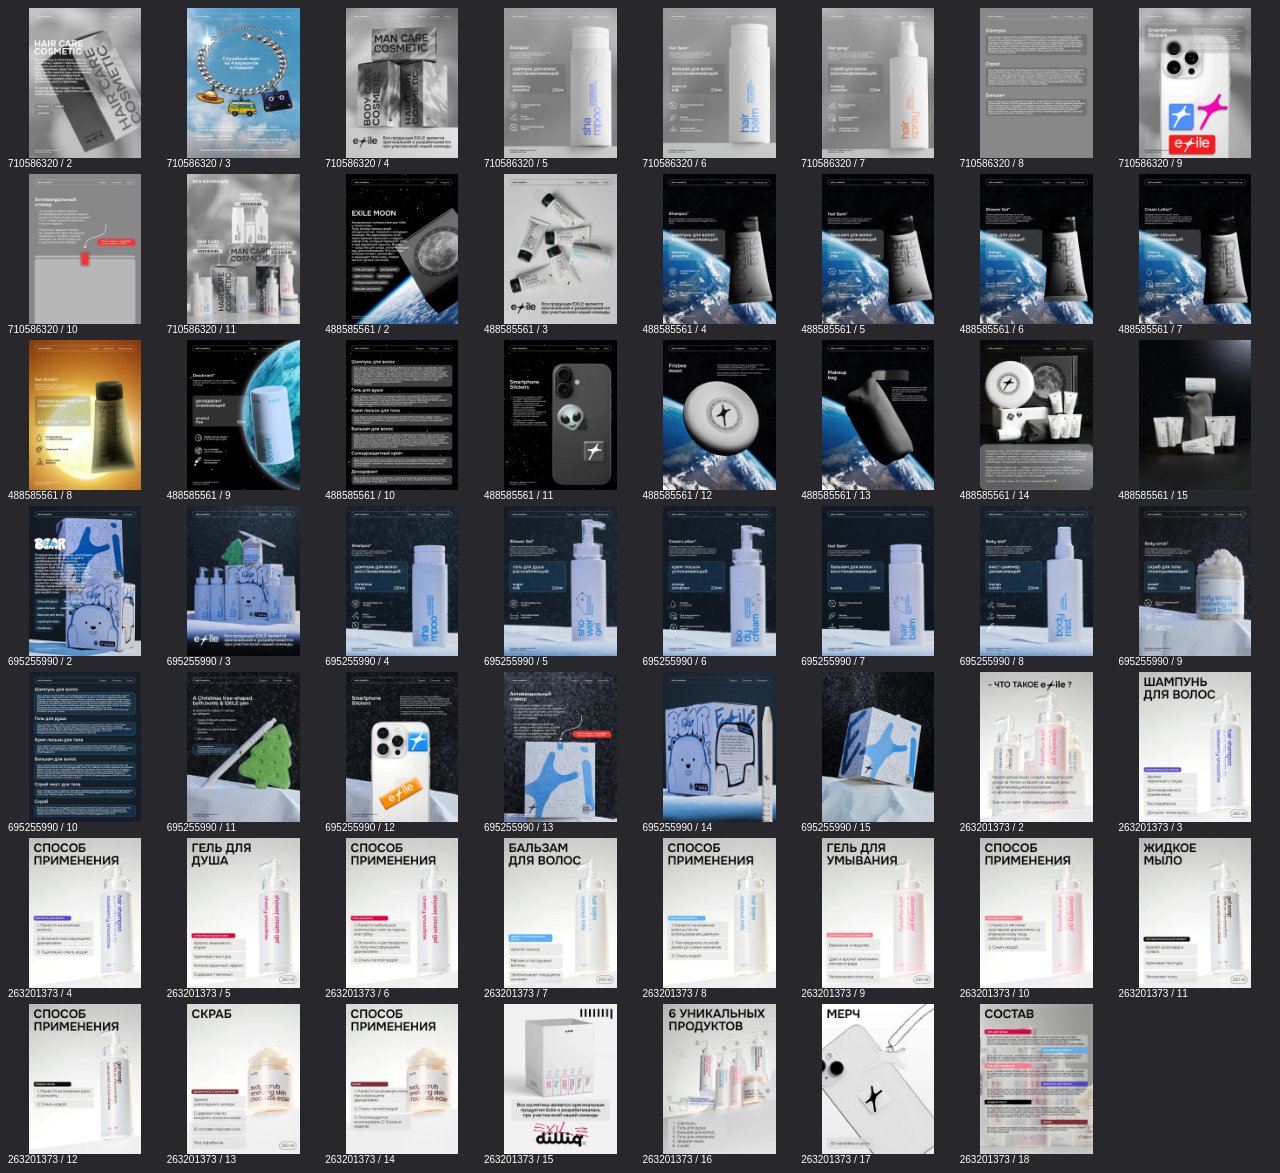
<file: research/gallery-1.html>
<body style="background:#27272c;color:white;display:grid;grid-template-columns:repeat(8,1fr);gap:5px;font:10px Arial"><div><img src="gallery/710586320-2.webp" style="width:100%;height:150px;object-fit:contain">710586320 / 2</div><div><img src="gallery/710586320-3.webp" style="width:100%;height:150px;object-fit:contain">710586320 / 3</div><div><img src="gallery/710586320-4.webp" style="width:100%;height:150px;object-fit:contain">710586320 / 4</div><div><img src="gallery/710586320-5.webp" style="width:100%;height:150px;object-fit:contain">710586320 / 5</div><div><img src="gallery/710586320-6.webp" style="width:100%;height:150px;object-fit:contain">710586320 / 6</div><div><img src="gallery/710586320-7.webp" style="width:100%;height:150px;object-fit:contain">710586320 / 7</div><div><img src="gallery/710586320-8.webp" style="width:100%;height:150px;object-fit:contain">710586320 / 8</div><div><img src="gallery/710586320-9.webp" style="width:100%;height:150px;object-fit:contain">710586320 / 9</div><div><img src="gallery/710586320-10.webp" style="width:100%;height:150px;object-fit:contain">710586320 / 10</div><div><img src="gallery/710586320-11.webp" style="width:100%;height:150px;object-fit:contain">710586320 / 11</div><div><img src="gallery/488585561-2.webp" style="width:100%;height:150px;object-fit:contain">488585561 / 2</div><div><img src="gallery/488585561-3.webp" style="width:100%;height:150px;object-fit:contain">488585561 / 3</div><div><img src="gallery/488585561-4.webp" style="width:100%;height:150px;object-fit:contain">488585561 / 4</div><div><img src="gallery/488585561-5.webp" style="width:100%;height:150px;object-fit:contain">488585561 / 5</div><div><img src="gallery/488585561-6.webp" style="width:100%;height:150px;object-fit:contain">488585561 / 6</div><div><img src="gallery/488585561-7.webp" style="width:100%;height:150px;object-fit:contain">488585561 / 7</div><div><img src="gallery/488585561-8.webp" style="width:100%;height:150px;object-fit:contain">488585561 / 8</div><div><img src="gallery/488585561-9.webp" style="width:100%;height:150px;object-fit:contain">488585561 / 9</div><div><img src="gallery/488585561-10.webp" style="width:100%;height:150px;object-fit:contain">488585561 / 10</div><div><img src="gallery/488585561-11.webp" style="width:100%;height:150px;object-fit:contain">488585561 / 11</div><div><img src="gallery/488585561-12.webp" style="width:100%;height:150px;object-fit:contain">488585561 / 12</div><div><img src="gallery/488585561-13.webp" style="width:100%;height:150px;object-fit:contain">488585561 / 13</div><div><img src="gallery/488585561-14.webp" style="width:100%;height:150px;object-fit:contain">488585561 / 14</div><div><img src="gallery/488585561-15.webp" style="width:100%;height:150px;object-fit:contain">488585561 / 15</div><div><img src="gallery/695255990-2.webp" style="width:100%;height:150px;object-fit:contain">695255990 / 2</div><div><img src="gallery/695255990-3.webp" style="width:100%;height:150px;object-fit:contain">695255990 / 3</div><div><img src="gallery/695255990-4.webp" style="width:100%;height:150px;object-fit:contain">695255990 / 4</div><div><img src="gallery/695255990-5.webp" style="width:100%;height:150px;object-fit:contain">695255990 / 5</div><div><img src="gallery/695255990-6.webp" style="width:100%;height:150px;object-fit:contain">695255990 / 6</div><div><img src="gallery/695255990-7.webp" style="width:100%;height:150px;object-fit:contain">695255990 / 7</div><div><img src="gallery/695255990-8.webp" style="width:100%;height:150px;object-fit:contain">695255990 / 8</div><div><img src="gallery/695255990-9.webp" style="width:100%;height:150px;object-fit:contain">695255990 / 9</div><div><img src="gallery/695255990-10.webp" style="width:100%;height:150px;object-fit:contain">695255990 / 10</div><div><img src="gallery/695255990-11.webp" style="width:100%;height:150px;object-fit:contain">695255990 / 11</div><div><img src="gallery/695255990-12.webp" style="width:100%;height:150px;object-fit:contain">695255990 / 12</div><div><img src="gallery/695255990-13.webp" style="width:100%;height:150px;object-fit:contain">695255990 / 13</div><div><img src="gallery/695255990-14.webp" style="width:100%;height:150px;object-fit:contain">695255990 / 14</div><div><img src="gallery/695255990-15.webp" style="width:100%;height:150px;object-fit:contain">695255990 / 15</div><div><img src="gallery/263201373-2.webp" style="width:100%;height:150px;object-fit:contain">263201373 / 2</div><div><img src="gallery/263201373-3.webp" style="width:100%;height:150px;object-fit:contain">263201373 / 3</div><div><img src="gallery/263201373-4.webp" style="width:100%;height:150px;object-fit:contain">263201373 / 4</div><div><img src="gallery/263201373-5.webp" style="width:100%;height:150px;object-fit:contain">263201373 / 5</div><div><img src="gallery/263201373-6.webp" style="width:100%;height:150px;object-fit:contain">263201373 / 6</div><div><img src="gallery/263201373-7.webp" style="width:100%;height:150px;object-fit:contain">263201373 / 7</div><div><img src="gallery/263201373-8.webp" style="width:100%;height:150px;object-fit:contain">263201373 / 8</div><div><img src="gallery/263201373-9.webp" style="width:100%;height:150px;object-fit:contain">263201373 / 9</div><div><img src="gallery/263201373-10.webp" style="width:100%;height:150px;object-fit:contain">263201373 / 10</div><div><img src="gallery/263201373-11.webp" style="width:100%;height:150px;object-fit:contain">263201373 / 11</div><div><img src="gallery/263201373-12.webp" style="width:100%;height:150px;object-fit:contain">263201373 / 12</div><div><img src="gallery/263201373-13.webp" style="width:100%;height:150px;object-fit:contain">263201373 / 13</div><div><img src="gallery/263201373-14.webp" style="width:100%;height:150px;object-fit:contain">263201373 / 14</div><div><img src="gallery/263201373-15.webp" style="width:100%;height:150px;object-fit:contain">263201373 / 15</div><div><img src="gallery/263201373-16.webp" style="width:100%;height:150px;object-fit:contain">263201373 / 16</div><div><img src="gallery/263201373-17.webp" style="width:100%;height:150px;object-fit:contain">263201373 / 17</div><div><img src="gallery/263201373-18.webp" style="width:100%;height:150px;object-fit:contain">263201373 / 18</div>
</file>
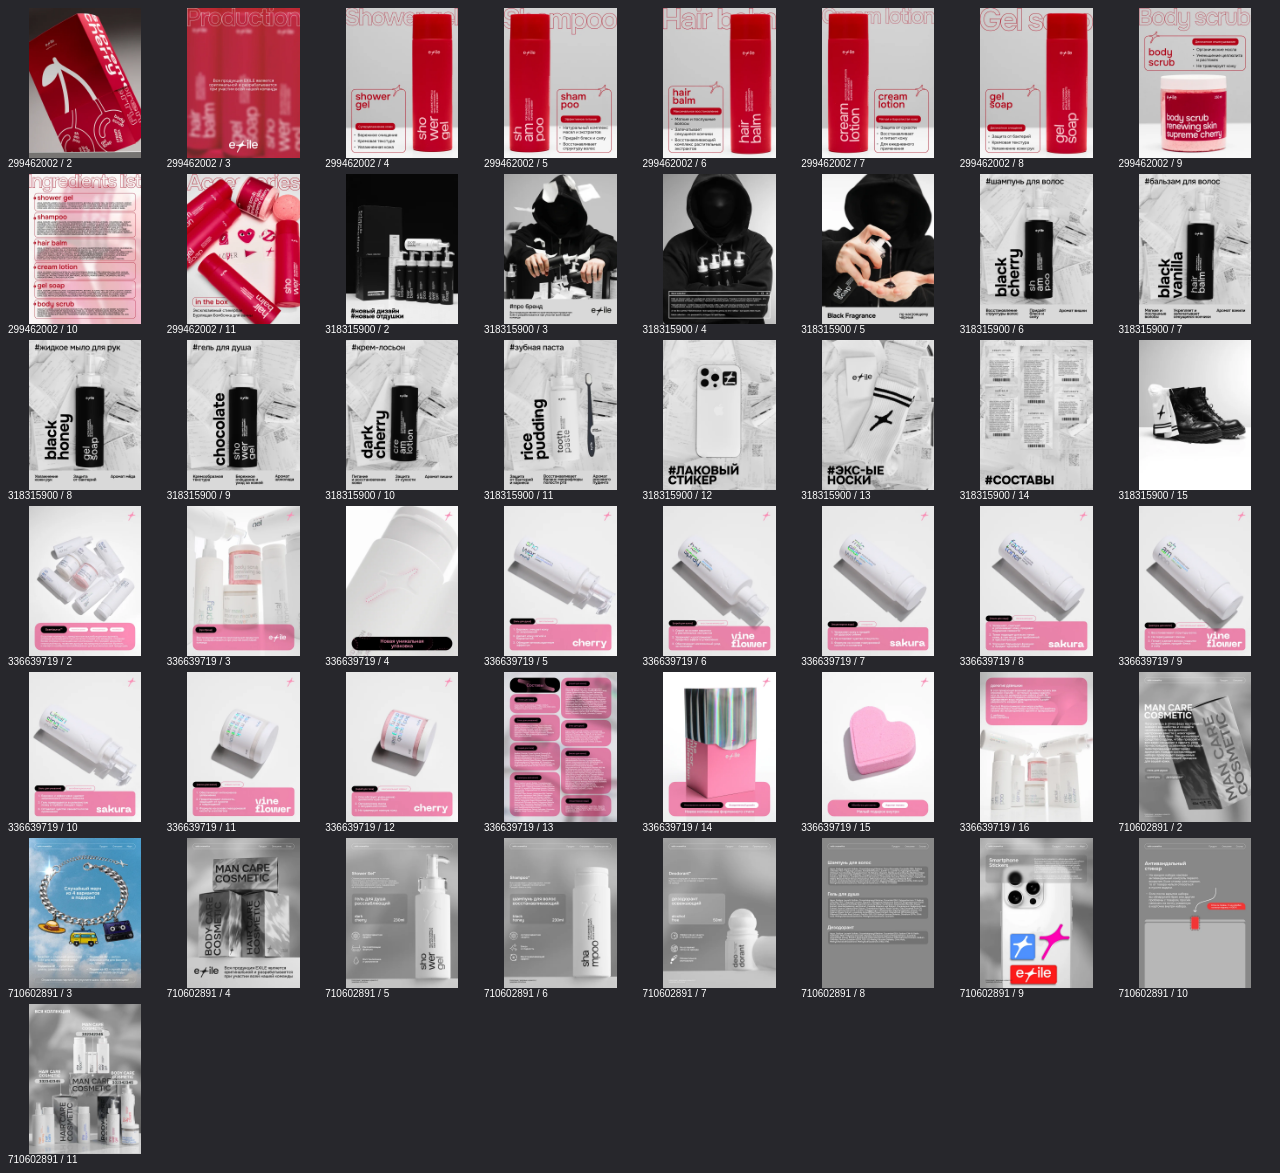
<file: research/gallery-2.html>
<body style="background:#27272c;color:white;display:grid;grid-template-columns:repeat(8,1fr);gap:5px;font:10px Arial"><div><img src="gallery/299462002-2.webp" style="width:100%;height:150px;object-fit:contain">299462002 / 2</div><div><img src="gallery/299462002-3.webp" style="width:100%;height:150px;object-fit:contain">299462002 / 3</div><div><img src="gallery/299462002-4.webp" style="width:100%;height:150px;object-fit:contain">299462002 / 4</div><div><img src="gallery/299462002-5.webp" style="width:100%;height:150px;object-fit:contain">299462002 / 5</div><div><img src="gallery/299462002-6.webp" style="width:100%;height:150px;object-fit:contain">299462002 / 6</div><div><img src="gallery/299462002-7.webp" style="width:100%;height:150px;object-fit:contain">299462002 / 7</div><div><img src="gallery/299462002-8.webp" style="width:100%;height:150px;object-fit:contain">299462002 / 8</div><div><img src="gallery/299462002-9.webp" style="width:100%;height:150px;object-fit:contain">299462002 / 9</div><div><img src="gallery/299462002-10.webp" style="width:100%;height:150px;object-fit:contain">299462002 / 10</div><div><img src="gallery/299462002-11.webp" style="width:100%;height:150px;object-fit:contain">299462002 / 11</div><div><img src="gallery/318315900-2.webp" style="width:100%;height:150px;object-fit:contain">318315900 / 2</div><div><img src="gallery/318315900-3.webp" style="width:100%;height:150px;object-fit:contain">318315900 / 3</div><div><img src="gallery/318315900-4.webp" style="width:100%;height:150px;object-fit:contain">318315900 / 4</div><div><img src="gallery/318315900-5.webp" style="width:100%;height:150px;object-fit:contain">318315900 / 5</div><div><img src="gallery/318315900-6.webp" style="width:100%;height:150px;object-fit:contain">318315900 / 6</div><div><img src="gallery/318315900-7.webp" style="width:100%;height:150px;object-fit:contain">318315900 / 7</div><div><img src="gallery/318315900-8.webp" style="width:100%;height:150px;object-fit:contain">318315900 / 8</div><div><img src="gallery/318315900-9.webp" style="width:100%;height:150px;object-fit:contain">318315900 / 9</div><div><img src="gallery/318315900-10.webp" style="width:100%;height:150px;object-fit:contain">318315900 / 10</div><div><img src="gallery/318315900-11.webp" style="width:100%;height:150px;object-fit:contain">318315900 / 11</div><div><img src="gallery/318315900-12.webp" style="width:100%;height:150px;object-fit:contain">318315900 / 12</div><div><img src="gallery/318315900-13.webp" style="width:100%;height:150px;object-fit:contain">318315900 / 13</div><div><img src="gallery/318315900-14.webp" style="width:100%;height:150px;object-fit:contain">318315900 / 14</div><div><img src="gallery/318315900-15.webp" style="width:100%;height:150px;object-fit:contain">318315900 / 15</div><div><img src="gallery/336639719-2.webp" style="width:100%;height:150px;object-fit:contain">336639719 / 2</div><div><img src="gallery/336639719-3.webp" style="width:100%;height:150px;object-fit:contain">336639719 / 3</div><div><img src="gallery/336639719-4.webp" style="width:100%;height:150px;object-fit:contain">336639719 / 4</div><div><img src="gallery/336639719-5.webp" style="width:100%;height:150px;object-fit:contain">336639719 / 5</div><div><img src="gallery/336639719-6.webp" style="width:100%;height:150px;object-fit:contain">336639719 / 6</div><div><img src="gallery/336639719-7.webp" style="width:100%;height:150px;object-fit:contain">336639719 / 7</div><div><img src="gallery/336639719-8.webp" style="width:100%;height:150px;object-fit:contain">336639719 / 8</div><div><img src="gallery/336639719-9.webp" style="width:100%;height:150px;object-fit:contain">336639719 / 9</div><div><img src="gallery/336639719-10.webp" style="width:100%;height:150px;object-fit:contain">336639719 / 10</div><div><img src="gallery/336639719-11.webp" style="width:100%;height:150px;object-fit:contain">336639719 / 11</div><div><img src="gallery/336639719-12.webp" style="width:100%;height:150px;object-fit:contain">336639719 / 12</div><div><img src="gallery/336639719-13.webp" style="width:100%;height:150px;object-fit:contain">336639719 / 13</div><div><img src="gallery/336639719-14.webp" style="width:100%;height:150px;object-fit:contain">336639719 / 14</div><div><img src="gallery/336639719-15.webp" style="width:100%;height:150px;object-fit:contain">336639719 / 15</div><div><img src="gallery/336639719-16.webp" style="width:100%;height:150px;object-fit:contain">336639719 / 16</div><div><img src="gallery/710602891-2.webp" style="width:100%;height:150px;object-fit:contain">710602891 / 2</div><div><img src="gallery/710602891-3.webp" style="width:100%;height:150px;object-fit:contain">710602891 / 3</div><div><img src="gallery/710602891-4.webp" style="width:100%;height:150px;object-fit:contain">710602891 / 4</div><div><img src="gallery/710602891-5.webp" style="width:100%;height:150px;object-fit:contain">710602891 / 5</div><div><img src="gallery/710602891-6.webp" style="width:100%;height:150px;object-fit:contain">710602891 / 6</div><div><img src="gallery/710602891-7.webp" style="width:100%;height:150px;object-fit:contain">710602891 / 7</div><div><img src="gallery/710602891-8.webp" style="width:100%;height:150px;object-fit:contain">710602891 / 8</div><div><img src="gallery/710602891-9.webp" style="width:100%;height:150px;object-fit:contain">710602891 / 9</div><div><img src="gallery/710602891-10.webp" style="width:100%;height:150px;object-fit:contain">710602891 / 10</div><div><img src="gallery/710602891-11.webp" style="width:100%;height:150px;object-fit:contain">710602891 / 11</div>
</file>
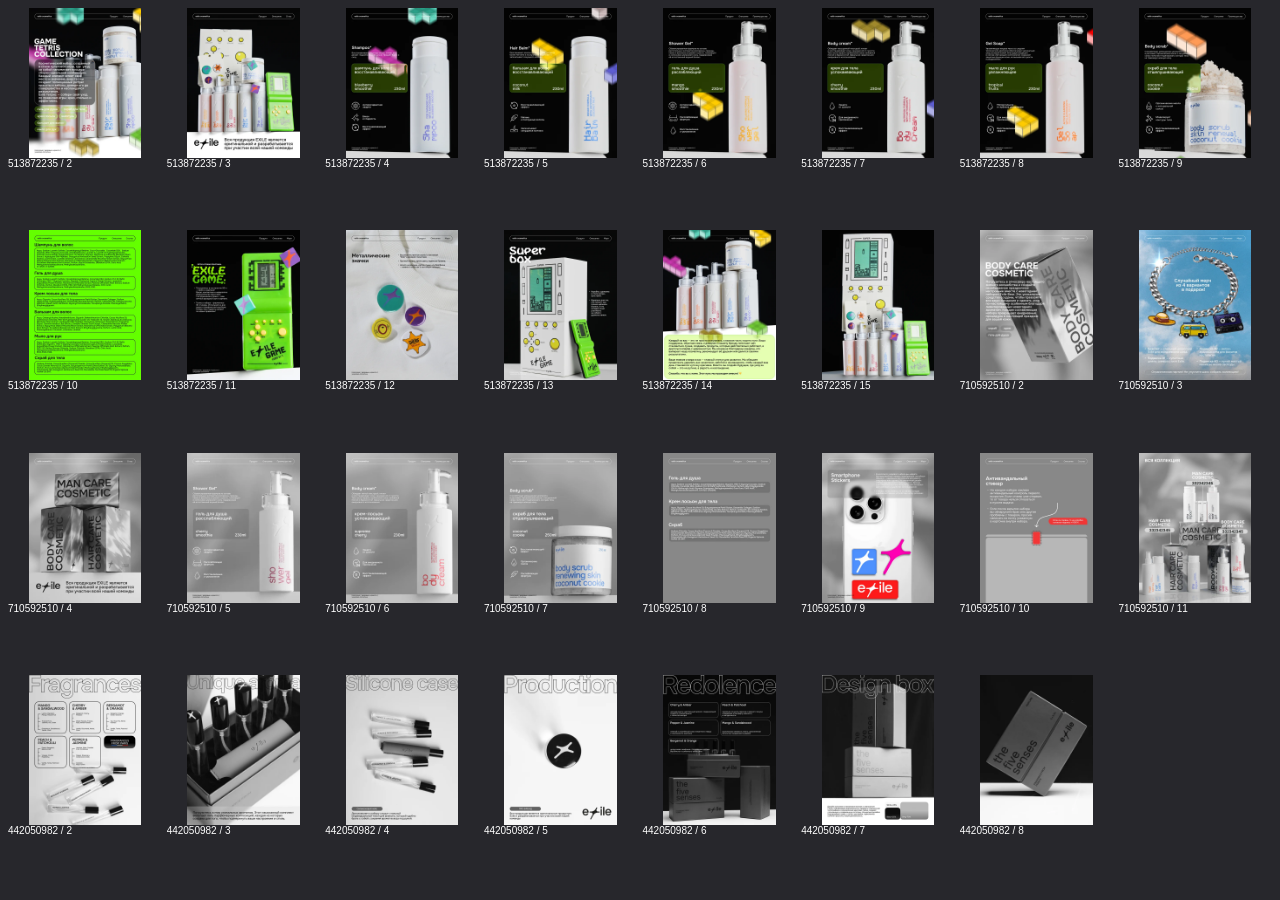
<file: research/gallery-3.html>
<body style="background:#27272c;color:white;display:grid;grid-template-columns:repeat(8,1fr);gap:5px;font:10px Arial"><div><img src="gallery/513872235-2.webp" style="width:100%;height:150px;object-fit:contain">513872235 / 2</div><div><img src="gallery/513872235-3.webp" style="width:100%;height:150px;object-fit:contain">513872235 / 3</div><div><img src="gallery/513872235-4.webp" style="width:100%;height:150px;object-fit:contain">513872235 / 4</div><div><img src="gallery/513872235-5.webp" style="width:100%;height:150px;object-fit:contain">513872235 / 5</div><div><img src="gallery/513872235-6.webp" style="width:100%;height:150px;object-fit:contain">513872235 / 6</div><div><img src="gallery/513872235-7.webp" style="width:100%;height:150px;object-fit:contain">513872235 / 7</div><div><img src="gallery/513872235-8.webp" style="width:100%;height:150px;object-fit:contain">513872235 / 8</div><div><img src="gallery/513872235-9.webp" style="width:100%;height:150px;object-fit:contain">513872235 / 9</div><div><img src="gallery/513872235-10.webp" style="width:100%;height:150px;object-fit:contain">513872235 / 10</div><div><img src="gallery/513872235-11.webp" style="width:100%;height:150px;object-fit:contain">513872235 / 11</div><div><img src="gallery/513872235-12.webp" style="width:100%;height:150px;object-fit:contain">513872235 / 12</div><div><img src="gallery/513872235-13.webp" style="width:100%;height:150px;object-fit:contain">513872235 / 13</div><div><img src="gallery/513872235-14.webp" style="width:100%;height:150px;object-fit:contain">513872235 / 14</div><div><img src="gallery/513872235-15.webp" style="width:100%;height:150px;object-fit:contain">513872235 / 15</div><div><img src="gallery/710592510-2.webp" style="width:100%;height:150px;object-fit:contain">710592510 / 2</div><div><img src="gallery/710592510-3.webp" style="width:100%;height:150px;object-fit:contain">710592510 / 3</div><div><img src="gallery/710592510-4.webp" style="width:100%;height:150px;object-fit:contain">710592510 / 4</div><div><img src="gallery/710592510-5.webp" style="width:100%;height:150px;object-fit:contain">710592510 / 5</div><div><img src="gallery/710592510-6.webp" style="width:100%;height:150px;object-fit:contain">710592510 / 6</div><div><img src="gallery/710592510-7.webp" style="width:100%;height:150px;object-fit:contain">710592510 / 7</div><div><img src="gallery/710592510-8.webp" style="width:100%;height:150px;object-fit:contain">710592510 / 8</div><div><img src="gallery/710592510-9.webp" style="width:100%;height:150px;object-fit:contain">710592510 / 9</div><div><img src="gallery/710592510-10.webp" style="width:100%;height:150px;object-fit:contain">710592510 / 10</div><div><img src="gallery/710592510-11.webp" style="width:100%;height:150px;object-fit:contain">710592510 / 11</div><div><img src="gallery/442050982-2.webp" style="width:100%;height:150px;object-fit:contain">442050982 / 2</div><div><img src="gallery/442050982-3.webp" style="width:100%;height:150px;object-fit:contain">442050982 / 3</div><div><img src="gallery/442050982-4.webp" style="width:100%;height:150px;object-fit:contain">442050982 / 4</div><div><img src="gallery/442050982-5.webp" style="width:100%;height:150px;object-fit:contain">442050982 / 5</div><div><img src="gallery/442050982-6.webp" style="width:100%;height:150px;object-fit:contain">442050982 / 6</div><div><img src="gallery/442050982-7.webp" style="width:100%;height:150px;object-fit:contain">442050982 / 7</div><div><img src="gallery/442050982-8.webp" style="width:100%;height:150px;object-fit:contain">442050982 / 8</div>
</file>
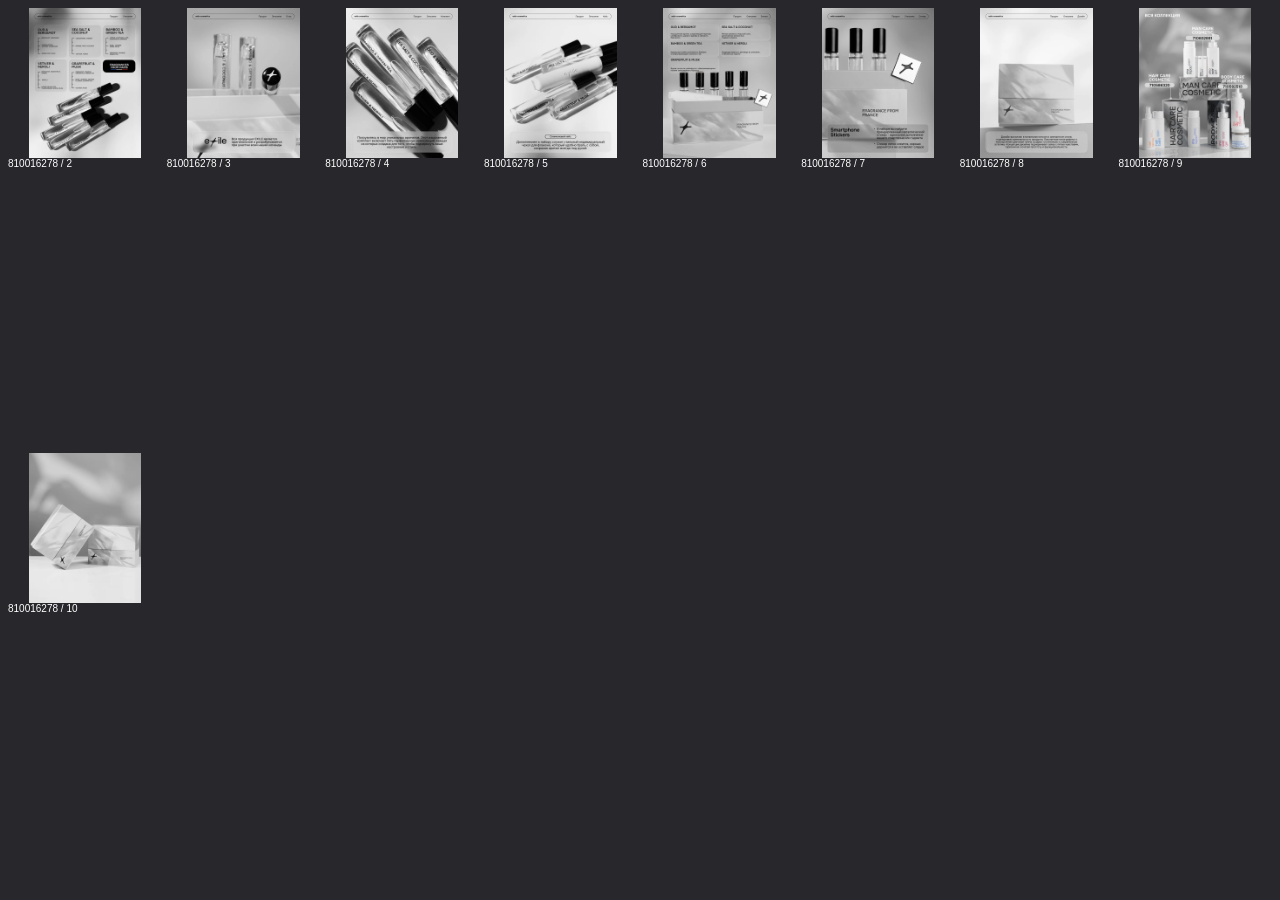
<file: research/gallery-4.html>
<body style="background:#27272c;color:white;display:grid;grid-template-columns:repeat(8,1fr);gap:5px;font:10px Arial"><div><img src="gallery/810016278-2.webp" style="width:100%;height:150px;object-fit:contain">810016278 / 2</div><div><img src="gallery/810016278-3.webp" style="width:100%;height:150px;object-fit:contain">810016278 / 3</div><div><img src="gallery/810016278-4.webp" style="width:100%;height:150px;object-fit:contain">810016278 / 4</div><div><img src="gallery/810016278-5.webp" style="width:100%;height:150px;object-fit:contain">810016278 / 5</div><div><img src="gallery/810016278-6.webp" style="width:100%;height:150px;object-fit:contain">810016278 / 6</div><div><img src="gallery/810016278-7.webp" style="width:100%;height:150px;object-fit:contain">810016278 / 7</div><div><img src="gallery/810016278-8.webp" style="width:100%;height:150px;object-fit:contain">810016278 / 8</div><div><img src="gallery/810016278-9.webp" style="width:100%;height:150px;object-fit:contain">810016278 / 9</div><div><img src="gallery/810016278-10.webp" style="width:100%;height:150px;object-fit:contain">810016278 / 10</div>
</file>
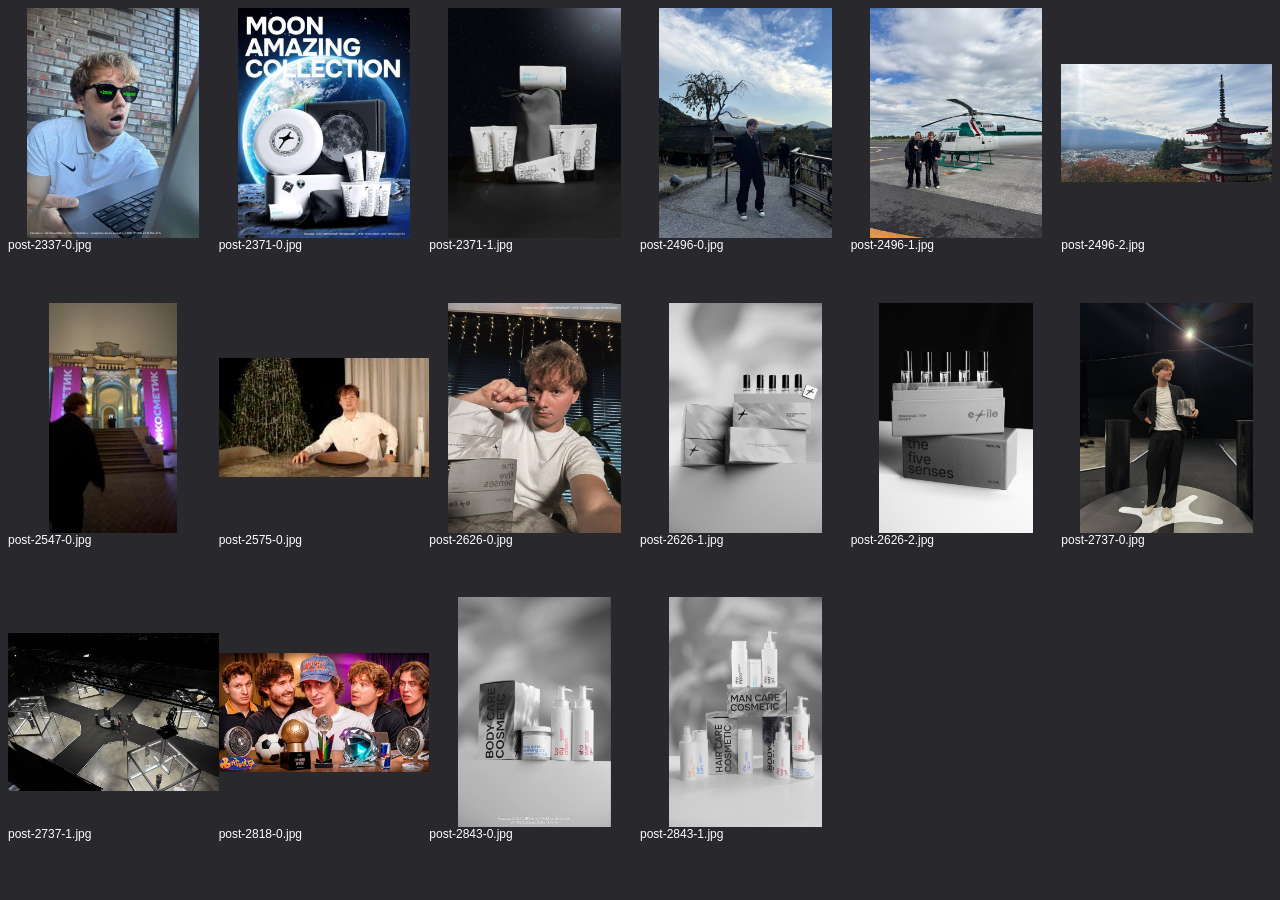
<file: research/recent-photos.html>
<body style="background:#29292d;color:white;display:grid;grid-template-columns:repeat(6,1fr);font:12px Arial"><div><img src="gallery/post-2337-0.jpg" style="width:100%;height:230px;object-fit:contain">post-2337-0.jpg</div><div><img src="gallery/post-2371-0.jpg" style="width:100%;height:230px;object-fit:contain">post-2371-0.jpg</div><div><img src="gallery/post-2371-1.jpg" style="width:100%;height:230px;object-fit:contain">post-2371-1.jpg</div><div><img src="gallery/post-2496-0.jpg" style="width:100%;height:230px;object-fit:contain">post-2496-0.jpg</div><div><img src="gallery/post-2496-1.jpg" style="width:100%;height:230px;object-fit:contain">post-2496-1.jpg</div><div><img src="gallery/post-2496-2.jpg" style="width:100%;height:230px;object-fit:contain">post-2496-2.jpg</div><div><img src="gallery/post-2547-0.jpg" style="width:100%;height:230px;object-fit:contain">post-2547-0.jpg</div><div><img src="gallery/post-2575-0.jpg" style="width:100%;height:230px;object-fit:contain">post-2575-0.jpg</div><div><img src="gallery/post-2626-0.jpg" style="width:100%;height:230px;object-fit:contain">post-2626-0.jpg</div><div><img src="gallery/post-2626-1.jpg" style="width:100%;height:230px;object-fit:contain">post-2626-1.jpg</div><div><img src="gallery/post-2626-2.jpg" style="width:100%;height:230px;object-fit:contain">post-2626-2.jpg</div><div><img src="gallery/post-2737-0.jpg" style="width:100%;height:230px;object-fit:contain">post-2737-0.jpg</div><div><img src="gallery/post-2737-1.jpg" style="width:100%;height:230px;object-fit:contain">post-2737-1.jpg</div><div><img src="gallery/post-2818-0.jpg" style="width:100%;height:230px;object-fit:contain">post-2818-0.jpg</div><div><img src="gallery/post-2843-0.jpg" style="width:100%;height:230px;object-fit:contain">post-2843-0.jpg</div><div><img src="gallery/post-2843-1.jpg" style="width:100%;height:230px;object-fit:contain">post-2843-1.jpg</div>
</file>
<file: style.css>
@font-face {
  font-family: 'Manrope';
  font-style: normal;
  font-weight: 400;
  font-display: swap;
  src: url(assets/manrope-400.ttf) format('truetype');
}
@font-face {
  font-family: 'Manrope';
  font-style: normal;
  font-weight: 500;
  font-display: swap;
  src: url(assets/manrope-500.ttf) format('truetype');
}
@font-face {
  font-family: 'Manrope';
  font-style: normal;
  font-weight: 600;
  font-display: swap;
  src: url(assets/manrope-600.ttf) format('truetype');
}
@font-face {
  font-family: 'Manrope';
  font-style: normal;
  font-weight: 700;
  font-display: swap;
  src: url(assets/manrope-700.ttf) format('truetype');
}
@font-face {
  font-family: 'Manrope';
  font-style: normal;
  font-weight: 800;
  font-display: swap;
  src: url(assets/manrope-800.ttf) format('truetype');
}
@font-face {
  font-family: 'Oswald';
  font-style: normal;
  font-weight: 400;
  font-display: swap;
  src: url(assets/oswald-400.ttf) format('truetype');
}
@font-face {
  font-family: 'Oswald';
  font-style: normal;
  font-weight: 500;
  font-display: swap;
  src: url(assets/oswald-500.ttf) format('truetype');
}
@font-face {
  font-family: 'Oswald';
  font-style: normal;
  font-weight: 600;
  font-display: swap;
  src: url(assets/oswald-600.ttf) format('truetype');
}
@font-face {
  font-family: 'Oswald';
  font-style: normal;
  font-weight: 700;
  font-display: swap;
  src: url(assets/oswald-700.ttf) format('truetype');
}

:root{--ink:#17171b;--paper:#fff;--accent:#b799ff;--line:#dedee3;--muted:#73737d}*{box-sizing:border-box}html{scroll-behavior:smooth;scroll-padding-top:90px}body{margin:0;color:var(--ink);background:var(--paper);font-family:'Manrope',Arial,sans-serif;font-size:14px}body:has(dialog[open]){overflow:hidden}a{color:inherit;text-decoration:none}button,input,select{font:inherit}button,a,input,select,summary{-webkit-tap-highlight-color:transparent}button{cursor:pointer}button{color:inherit}button:disabled{opacity:.45;cursor:not-allowed}button,a,summary{touch-action:manipulation}button:focus-visible,a:focus-visible,summary:focus-visible{outline:3px solid var(--accent);outline-offset:5px}img{display:block;width:100%}button{border:0}::selection{color:var(--ink);background:var(--accent)}[hidden]{display:none!important}.announcement{height:30px;padding:0 4%;display:flex;align-items:center;justify-content:space-between;background:var(--accent);font-size:9px;letter-spacing:1.25px;font-weight:800}.announcement b{margin-left:13px}.header{height:92px;padding:0 4%;background:var(--paper);display:flex;align-items:center;justify-content:space-between;border-bottom:1px solid var(--line);position:relative;z-index:20}.logo{font-size:39px;line-height:.85;font-weight:800;letter-spacing:-3.5px;display:inline-flex;flex-direction:column}.logo span{font-size:8px;letter-spacing:3.7px;margin-top:10px;padding-left:3px}.desktop-nav{display:flex;gap:38px;margin-left:50px;font-size:12px;font-weight:600}.desktop-nav a{padding:15px 0;position:relative}.desktop-nav a:after{content:'';position:absolute;left:0;bottom:5px;width:0;height:1px;background:var(--ink);transition:width .25s}.desktop-nav a:hover:after{width:100%}.desktop-nav span{font-size:9px;vertical-align:super;margin-left:3px;color:var(--muted)}.header-actions{display:flex;gap:15px;align-items:center}.cart-toggle{display:flex;align-items:center;gap:10px;background:none;font-size:12px}.cart-toggle svg{width:20px;height:22px}.cart-toggle b{background:var(--ink);color:white;min-width:23px;height:23px;display:grid;place-items:center;border-radius:50%;font-size:10px}.menu-toggle{display:none;background:none;font-size:22px}.mobile-nav{position:absolute;z-index:30;background:var(--paper);width:100%;padding:25px;box-shadow:0 15px 30px #0002}.mobile-nav a{display:block;padding:15px;border-bottom:1px solid var(--line)}.hero{height:min(730px,calc(100svh - 122px));min-height:570px;background:#181b19;position:relative;isolation:isolate;color:#f8f8ed;overflow:hidden}.hero-image{position:absolute;inset:0;z-index:-3;background:#08080b;animation:heroZoom 1.7s ease-out both}.hero:after{content:'';position:absolute;inset:0;background:linear-gradient(90deg,#1014118c,transparent 73%),linear-gradient(0deg,#101411b3,transparent 22%);z-index:-2}.hero-grain{position:absolute;inset:0;opacity:.035;pointer-events:none;background-image:url("data:image/svg+xml,%3Csvg viewBox='0 0 180 180' xmlns='http://www.w3.org/2000/svg'%3E%3Cfilter id='n'%3E%3CfeTurbulence type='fractalNoise' baseFrequency='.8' numOctaves='3' stitchTiles='stitch'/%3E%3C/filter%3E%3Cpath fill='%23fff' filter='url(%23n)' d='M0 0h180v180H0z'/%3E%3C/svg%3E")}.hero-top{position:absolute;top:30px;left:4%;right:4%;display:flex;justify-content:space-between;font-size:9px;letter-spacing:1.5px}.status-dot{display:inline-block;width:6px;height:6px;background:var(--accent);border-radius:50%;margin-right:8px;box-shadow:0 0 15px #b799ff66}.hero-content{position:relative;padding:115px 4% 80px;animation:rise .85s .1s both}.eyebrow{font-size:10px;font-weight:700;letter-spacing:1.6px;margin:0 0 25px}h1,h2,h3,p{margin-top:0}h1,h2{font-family:'Oswald','Arial Narrow',Arial,sans-serif;font-weight:500;letter-spacing:-2.5px;line-height:1.05}h1{font-size:clamp(64px,6.9vw,112px);margin:0 0 26px}h1 span{color:var(--accent)}.hero-description{font-size:13px;line-height:1.85;color:#c8cdc3;margin-bottom:28px}.button{min-height:53px;padding:0 25px;display:inline-flex;align-items:center;justify-content:space-between;gap:45px;font-size:12px;font-weight:800;transition:background .25s,transform .25s}.button:hover{transform:translateY(-3px)}.button-lime{background:var(--accent);color:var(--ink)}.button-lime:hover{background:var(--accent)}.button span{font-size:21px;font-weight:400}.button-dark{background:var(--ink);color:var(--paper)}.hero-side{position:absolute;right:22px;top:47%;writing-mode:vertical-rl;font-size:8px;letter-spacing:2px;color:#bbc2b5}.hero-bottom{position:absolute;bottom:28px;left:4%;right:4%;display:flex;align-items:center;justify-content:space-between;font-size:8px;letter-spacing:1.4px}.hero-bottom a{display:flex;align-items:center;gap:12px}.scroll-icon{width:27px;height:35px;border:1px solid #7e8278;border-radius:20px;display:grid;place-items:center;font-size:16px}.hero-bottom>span{display:flex;gap:15px;align-items:center}.hero-bottom i{width:60px;height:1px;background:#83887e}.ticker{background:var(--accent);overflow:hidden;padding:18px 0;border-bottom:1px solid #282830}.ticker>div{display:flex;align-items:center;gap:36px;white-space:nowrap;width:max-content;animation:marquee 38s linear infinite;font-size:18px;font-family:'Oswald',sans-serif;font-weight:500;letter-spacing:1px}.ticker span{font-size:26px;line-height:1}.section{padding:85px 5%}.section-kicker{display:flex;justify-content:space-between;font-size:9px;letter-spacing:1.5px;font-weight:700;border-top:1px solid var(--line);padding-top:17px;margin-bottom:46px}.section-heading{display:flex;align-items:flex-end;justify-content:space-between;margin-bottom:40px}.section-heading h2{font-size:64px;margin:0;line-height:1.08}.serif-word{font-family:Georgia,'Times New Roman',serif;font-style:italic;font-weight:400;letter-spacing:-4px;text-transform:none}.section-heading p{font-size:13px;line-height:1.8;margin:0 0 5px;color:#65675f;max-width:310px}.catalog-controls{display:flex;justify-content:space-between;align-items:center;margin:0 0 28px}.filters{display:flex;gap:8px;flex-wrap:wrap}.filters button{background:transparent;border:1px solid #cbccc2;padding:11px 18px;border-radius:30px;font-size:11px;transition:.2s}.filters button.active,.filters button:hover{background:var(--ink);color:white;border-color:var(--ink)}.filters sup{font-size:8px;margin-left:7px}.catalog-count{font-size:9px;letter-spacing:1px}.products{display:grid;grid-template-columns:repeat(3,1fr);gap:22px}.product-card{min-width:0;animation:rise .45s both}.product-image-button{position:relative;width:100%;padding:0;overflow:hidden;background:#deded9;display:block}.product-image-button img{height:auto;aspect-ratio:3/4;object-fit:cover;transition:transform .65s cubic-bezier(.2,.7,.3,1)}.product-image-button:hover img{transform:scale(1.035)}.product-image-button:after{content:'ПОСМОТРЕТЬ НАБОР';position:absolute;bottom:16px;left:16px;right:16px;background:#fffffff0;padding:15px;font-size:10px;letter-spacing:1px;transform:translateY(75px);transition:transform .3s}.product-image-button:hover:after,.product-image-button:focus-visible:after{transform:translateY(0)}.product-tag{position:absolute;top:15px;left:15px;background:var(--paper);font-size:8px;letter-spacing:1px;padding:8px 10px}.product-meta{display:flex;justify-content:space-between;font-size:9px;letter-spacing:1px;color:#73776b;margin:20px 0 8px}.product-title{font-family:'Oswald',sans-serif;font-size:27px;letter-spacing:-.5px;display:block;background:none;padding:0}.product-description{font-size:11px;color:#6f7168;margin:6px 0 22px}.product-buy{border-top:1px solid var(--line);padding-top:17px;display:flex;align-items:center;justify-content:space-between}.product-price{font-size:18px;font-weight:700}.add-button{display:flex;align-items:center;gap:18px;padding:9px 0 9px 14px;background:transparent;font-size:10px;font-weight:700}.add-button span{width:32px;height:32px;display:grid;place-items:center;border:1px solid #bcbeb1;border-radius:50%;font-size:20px;font-weight:400;transition:.2s}.add-button:hover span{background:var(--accent);border-color:var(--accent);transform:rotate(90deg)}.price-note{font-size:10px;color:#76786d;margin-top:25px}.manifesto{display:grid;grid-template-columns:1fr 1fr;background:var(--ink);color:var(--paper)}.founder-image{position:relative;overflow:hidden;min-height:650px}.founder-image img{height:100%;object-fit:cover;object-position:center 38%;filter:grayscale(1)}.image-caption{position:absolute;bottom:28px;left:30px;right:30px;display:flex;justify-content:space-between;gap:20px;font-size:8px;letter-spacing:1.2px}.photo-mark{position:absolute;top:30px;right:35px;color:var(--accent);font-size:95px;line-height:1;animation:spin 45s linear infinite}.manifesto-copy{padding:75px 11% 45px}.manifesto-copy .eyebrow{color:var(--accent);font-size:9px}.manifesto h2{font-size:68px;margin-bottom:33px}.manifesto .serif-word{color:var(--accent)}.manifesto-copy>p:not(.eyebrow){line-height:1.9;font-size:14px}.muted{color:var(--muted)}.manifesto-copy p.muted{color:#a5a89b;font-size:12px;max-width:350px;margin-bottom:30px}.text-link{border-bottom:1px solid #898d7c;padding:12px 0;display:flex;gap:25px;justify-content:space-between;font-size:11px;max-width:350px}.signature{font-family:Georgia,serif;font-style:italic;font-size:54px;margin-top:30px;display:flex;justify-content:space-between;align-items:center}.signature span{font-family:'Manrope',sans-serif;font-size:7px;letter-spacing:1px;font-style:normal;color:#979b8e}.details-grid{display:grid;grid-template-columns:repeat(3,1fr);border-top:1px solid var(--line);border-bottom:1px solid var(--line);margin-top:50px}.details-grid article{position:relative;padding:28px 30px 35px 0}.details-grid article+article{border-left:1px solid var(--line);padding-left:30px}.detail-number{font-size:10px;color:var(--muted)}.detail-symbol{font-size:64px;height:108px;padding-top:10px}.details-grid h3{font-size:16px;font-weight:700}.details-grid p{font-size:12px;line-height:1.9;color:#77796f;max-width:280px;margin:0}.final-cta{background:var(--accent);padding:70px 5%;position:relative;overflow:hidden}.final-cta h2{font-size:clamp(65px,8vw,120px);position:relative;z-index:1;margin-bottom:32px}.final-cta h2 span{color:transparent;-webkit-text-stroke:1.3px var(--ink)}.cta-star{position:absolute;right:8%;top:10px;font-size:400px;line-height:1.2;animation:spin 65s linear infinite}.faq{display:grid;grid-template-columns:1fr 1fr;gap:40px}.faq h2{font-size:38px;letter-spacing:-1px}.faq .eyebrow{font-size:8px;color:var(--muted)}.faq details{border-top:1px solid var(--line)}.faq details:last-child{border-bottom:1px solid var(--line)}.faq summary{padding:23px 0;cursor:pointer;list-style:none;display:flex;align-items:center;justify-content:space-between;gap:20px;font-size:12px;font-weight:600}.faq summary::-webkit-details-marker{display:none}.faq summary span{font-size:22px;font-weight:400}.faq details[open] summary span{transform:rotate(45deg)}.faq details p{font-size:12px;line-height:1.8;color:#74776b;padding:0 30px 15px 0}footer{background:var(--ink);color:var(--paper);padding:45px 5% 22px}.footer-top{display:flex;align-items:center;justify-content:space-between;padding-bottom:45px;gap:25px}.footer-top p{font-size:11px;line-height:1.8;color:#a0a495;margin:0 auto 0 9%}.footer-top>a:not(.logo){font-size:10px;letter-spacing:1px}.footer-bottom{border-top:1px solid #373a31;padding-top:20px;display:flex;align-items:center;justify-content:space-between;gap:15px;font-size:8px;letter-spacing:.7px;color:#a0a495}.footer-bottom button{background:none;color:inherit;padding:0;font-size:9px}dialog{border:0;color:var(--ink);background:var(--paper);max-height:90svh;padding:0;box-shadow:0 30px 100px #0005}dialog::backdrop{background:#11150fc9;backdrop-filter:blur(7px)}dialog[open]{animation:rise .25s both}.close-button{position:absolute;right:18px;top:18px;z-index:2;border-radius:50%;width:35px;height:35px;background:var(--paper);border:1px solid #d0d1c7;font-size:24px;line-height:1}.product-dialog{width:min(880px,94vw)}#product-detail{display:grid;grid-template-columns:1fr 1fr}.detail-photo{height:100%;object-fit:cover}.product-detail-copy{padding:50px 32px 32px}.product-detail-copy h2{font-size:46px;letter-spacing:-1px;margin-bottom:15px}.product-detail-copy>p{font-size:12px;line-height:1.8}.contents-list{list-style:none;padding:0;margin:22px 0}.contents-list li{border-top:1px solid var(--line);padding:12px 0;font-size:11px;line-height:1.7}.contents-list strong{display:block}.product-detail-copy .button{width:100%;margin:18px 0 8px}.product-detail-copy .price-note{margin:12px 0}.small{font-size:10px!important;line-height:1.7}.cart-dialog{margin:0 0 0 auto;height:100svh;max-height:100svh;width:min(480px,100vw);padding:30px}.drawer-header{border-bottom:1px solid var(--line);padding-bottom:23px}.drawer-header .eyebrow{font-size:8px;margin-bottom:15px}.drawer-header h2{font-size:34px;letter-spacing:-1px;margin:0}.drawer-header h2 span{margin-left:25px;color:var(--accent)}.cart-line{display:grid;grid-template-columns:75px 1fr;gap:18px;padding:23px 0;border-bottom:1px solid var(--line)}.cart-line img{height:100px;object-fit:cover}.cart-line h3{font-family:'Oswald',sans-serif;font-size:20px;font-weight:400;margin-bottom:3px}.cart-line p{font-size:11px;margin-bottom:11px}.cart-line-controls{display:flex;justify-content:space-between;align-items:center}.quantity{display:flex;align-items:center;border:1px solid var(--line)}.quantity button{width:30px;height:28px;background:none;font-size:17px}.quantity span{font-size:11px;min-width:25px;text-align:center}.remove-button{background:none;font-size:9px;color:var(--muted);padding:7px}.cart-total,.checkout-total{display:flex;justify-content:space-between;margin:28px 0;font-size:17px}.cart-footer .button{width:100%;margin-top:18px}.empty-cart{padding:65px 0;text-align:center}.empty-cart>span{display:block;font-size:70px;color:var(--accent);margin-bottom:20px}.empty-cart h3{font-size:22px}.empty-cart p{color:var(--muted);line-height:1.8;font-size:12px}.empty-cart .button{margin-top:20px}.checkout-dialog,.info-dialog{width:min(520px,94vw);padding:45px 35px}.checkout-dialog h2,.info-dialog h2{font-size:42px;letter-spacing:-1px}.checkout-dialog>p,.info-dialog>p{font-size:12px;line-height:1.8}form label{display:block;font-size:11px;margin:20px 0 0}input,select{display:block;width:100%;border:1px solid #c6c9bc;background:transparent;border-radius:0;padding:13px;color:var(--ink);margin-top:8px}input:focus,select:focus{outline:2px solid var(--accent);outline-offset:2px}.checkbox-label{display:flex;align-items:flex-start;gap:10px;line-height:1.8}.checkbox-label input{width:16px;height:16px;margin:2px 0 0;accent-color:#744eb5;flex-shrink:0}form .button{width:100%;margin-top:25px}.checkout-total{margin-bottom:10px}.success-symbol{width:70px;height:70px;background:var(--accent);display:grid;place-items:center;border-radius:50%;font-size:35px;margin:30px 0}#checkout-success p{line-height:1.8;font-size:13px}#checkout-success .button{margin-top:25px}.toast{position:fixed;bottom:25px;left:50%;transform:translate(-50%,20px);background:var(--ink);color:var(--paper);border:1px solid #727962;padding:16px 25px;font-size:12px;z-index:100;pointer-events:none;opacity:0;transition:.25s;max-width:90vw;text-align:center}.toast.visible{opacity:1;transform:translate(-50%,0)}@keyframes rise{from{opacity:0;transform:translateY(20px)}to{opacity:1;transform:translateY(0)}}@keyframes heroZoom{from{transform:scale(1.05)}to{transform:scale(1)}}@keyframes marquee{to{transform:translateX(-50%)}}@keyframes spin{to{transform:rotate(360deg)}}
@media(min-width:1600px){.section,.header,.hero-content,footer{padding-left:max(5%,calc((100vw - 1440px)/2));padding-right:max(5%,calc((100vw - 1440px)/2))}.hero-content{padding-top:125px}.hero{height:800px;max-height:none}}@media(max-width:1000px){h1{font-size:76px}.hero-image{background-position:58% center}.hero{min-height:580px}.manifesto-copy{padding:55px 9% 35px}.manifesto h2{font-size:55px}.founder-image{min-height:590px}.section-heading h2{font-size:56px}.cta-star{font-size:310px;right:2%;top:45px}.product-dialog{width:94vw}.product-detail-copy{padding:50px 25px 25px}.product-detail-copy h2{font-size:38px}.product-description{font-size:10px}}@media(max-width:700px){html{scroll-padding-top:20px}.announcement{height:26px;padding:0 5%;font-size:7px;letter-spacing:.6px}.announcement>span:nth-child(2){display:none}.header{height:77px;padding:0 5%}.logo{font-size:32px}.logo span{font-size:6px;letter-spacing:3.2px;margin-top:8px}.desktop-nav{display:none}.cart-toggle{gap:8px}.cart-toggle>span{display:none}.cart-toggle b{height:21px;min-width:21px}.menu-toggle{display:block}.hero{height:720px;min-height:0;max-height:none}.hero-image{background-size:auto 540px;background-position:70% bottom;background-repeat:no-repeat}.hero:after{background:linear-gradient(180deg,#161c18 0%,#161c18e6 24%,#161c1830 65%,#10141199 100%)}.hero-top{top:23px;left:5%;right:5%;font-size:7px}.hero-top>span:last-child{font-size:6px}.hero-content{padding:81px 5% 0}.hero-content .eyebrow{font-size:8px;margin-bottom:20px}h1{font-size:clamp(57px,11.4vw,80px);letter-spacing:-2px;margin-bottom:20px}.hero-description{font-size:11px;line-height:1.8;margin-bottom:22px}.hero-content .button{min-height:47px;padding:0 19px;gap:30px;font-size:11px}.hero-side{display:none}.hero-bottom{left:5%;right:5%;bottom:22px;font-size:6px;letter-spacing:1px}.hero-bottom>span{font-size:6px;gap:7px}.hero-bottom i{display:none}.scroll-icon{width:23px;height:30px;font-size:13px}.ticker{padding:14px 0}.ticker>div{font-size:14px;gap:24px}.ticker span{font-size:21px}.section{padding:55px 5%}.section-kicker{font-size:7px;margin-bottom:30px;letter-spacing:.8px}.section-kicker span:last-child{max-width:130px;text-align:right;line-height:1.5}.section-heading{align-items:flex-start;gap:20px;margin-bottom:30px}.section-heading h2{font-size:42px;letter-spacing:-1.5px}.serif-word{letter-spacing:-2px}.section-heading p{font-size:10px;max-width:135px;line-height:1.8;padding-top:7px}.catalog-controls{margin-bottom:20px}.catalog-count{display:none}.filters{gap:5px}.filters button{font-size:9px;padding:9px 12px}.filters sup{font-size:7px;margin-left:3px}.products{grid-template-columns:1fr;gap:35px}.product-image-button img{aspect-ratio:3/4;object-position:center}.product-image-button:after{display:none}.product-meta{margin-top:15px}.product-title{font-size:29px}.product-description{font-size:12px;margin-bottom:18px}.product-buy{padding-top:11px}.product-price{font-size:19px}.add-button{font-size:11px}.price-note{font-size:9px;line-height:1.7}.manifesto{grid-template-columns:1fr}.founder-image{min-height:0;height:480px}.founder-image img{object-position:center 32%}.photo-mark{font-size:75px}.image-caption{font-size:7px;left:20px;right:20px}.manifesto-copy{padding:45px 6%}.manifesto h2{font-size:62px}.manifesto-copy p.muted{max-width:none}.signature{margin-top:30px}.details-grid{grid-template-columns:1fr;margin-top:30px}.details-grid article,.details-grid article+article{padding:25px 0 25px 70px;border-left:0}.details-grid article+article{border-top:1px solid var(--line)}.detail-number{position:absolute;top:20px;left:0;font-size:8px}.detail-symbol{position:absolute;top:37px;left:0;font-size:43px;padding:0;height:auto}.details-grid h3{font-size:15px}.details-grid p{font-size:11px;max-width:none}.final-cta{padding:45px 5% 50px}.final-cta h2{font-size:65px}.final-cta .eyebrow{font-size:8px}.cta-star{font-size:190px;right:-48px;top:80px;opacity:.25}.final-cta .button{position:relative;z-index:1}.faq{grid-template-columns:1fr;gap:15px}.faq h2{font-size:34px}.faq .eyebrow{margin-bottom:15px}.faq summary{font-size:11px}.footer-top{flex-wrap:wrap;gap:28px;padding-bottom:30px}.footer-top p{margin:0 0 0 auto;font-size:10px}.footer-top>a:not(.logo){font-size:9px}.footer-bottom{flex-wrap:wrap;font-size:7px;line-height:1.6}.footer-bottom>span{width:100%}.footer-bottom>a{margin-left:auto}#product-detail{grid-template-columns:1fr}.product-dialog{max-height:93svh}.detail-photo{height:310px;object-fit:contain;object-position:center;background:#d0d0cc}.product-detail-copy{padding:30px 23px}.product-detail-copy h2{font-size:38px}.product-dialog .close-button{position:fixed;right:20px;top:16px}.cart-dialog{padding:28px 22px}.checkout-dialog,.info-dialog{padding:45px 24px 28px}.checkout-dialog h2,.info-dialog h2{font-size:35px}.toast{width:max-content;font-size:11px}.cart-line{grid-template-columns:65px 1fr}}
@media(prefers-reduced-motion:reduce){html{scroll-behavior:auto}*,*:before,*:after{animation:none!important;transition:none!important}}

.product-cart-link{background:transparent;width:100%;text-align:left;cursor:pointer}

/* Vector icons keep the same appearance on desktop, iOS and Android. */
.icon{display:inline-block;width:1em;height:1em;flex-shrink:0;vertical-align:-.12em;pointer-events:none}
.button>.icon,.button span .icon{width:21px;height:21px}
.close-button{display:grid;place-items:center}
.close-button .icon{width:18px;height:18px}
.menu-toggle .icon{width:23px;height:23px}
.quantity button{display:grid;place-items:center}
.quantity .icon{width:15px;height:15px}
.add-button .icon{width:16px;height:16px}
.product-title .icon{width:20px;height:20px}
.detail-symbol .icon{width:1em;height:1em}
.cta-star .icon,.photo-mark .icon{display:block;stroke-width:1}
.success-symbol .icon{width:32px;height:32px}
.product-cart-link .icon{width:18px;height:18px}
@media(pointer:coarse){.quantity button{width:44px;height:44px}.close-button{width:44px;height:44px}.menu-toggle{min-width:44px;min-height:44px}.remove-button{min-height:44px}.cart-toggle{min-height:44px}}

/* EXILE / chromatic universe */
body{--accent:#b799ff;--accent-rgb:183,153,255;--accent-ink:#6740b1}
body[data-theme="cherry"]{--accent:#ff82b2;--accent-rgb:255,130,178;--accent-ink:#b12860}
body[data-theme="caramel"]{--accent:#e9b07c;--accent-rgb:233,176,124;--accent-ink:#895122}
.announcement{background:#09090b;color:#dddde4;border-bottom:1px solid #292930}
.announcement span:nth-child(2){color:var(--accent)}
.header{background:#fff}.header .logo{letter-spacing:-3px}
.status-dot{background:var(--accent);box-shadow:0 0 14px var(--accent)}
.cosmic-hero{height:740px;min-height:620px;background:#070709;color:#fff}
.cosmic-hero:after{display:none}.cosmic-hero .hero-top{z-index:3;color:#a4a4b1}
.cosmic-hero .hero-content{padding-top:165px;width:70%;z-index:3;pointer-events:none}
.cosmic-hero .hero-content a{pointer-events:auto}.cosmic-hero h1{font-size:clamp(65px,6.4vw,100px);font-weight:500;line-height:1.14;letter-spacing:-2px}
.cosmic-hero .eyebrow{color:#a9a8b6}.cosmic-hero .hero-description{color:#b6b5c0;margin-top:20px}
.cosmic-glow{position:absolute;right:0;top:0;width:80%;height:100%;background:radial-gradient(ellipse at 65% 45%,rgba(var(--accent-rgb),.16),transparent 65%);transition:background .6s;z-index:-1}
.orbit{position:absolute;right:5%;top:8%;width:45%;height:90%;border:1px solid rgba(var(--accent-rgb),.17);border-radius:50%;transform:rotate(-32deg);pointer-events:none;z-index:2}
.orbit-two{width:36%;right:10%;top:4%;transform:rotate(43deg);border-color:#ffffff0a}
.hero-art{position:absolute;right:0;top:45px;width:54%;height:620px;overflow:hidden;z-index:1}
.hero-art img{height:100%;width:100%;object-fit:contain;mask-image:linear-gradient(90deg,transparent,#000 12%,#000 92%,transparent);filter:saturate(.9);transition:opacity .25s}
.hero-art:after{position:absolute;content:'';inset:0;background:linear-gradient(90deg,#070709,transparent 24%),linear-gradient(0deg,#070709,transparent 17%,transparent 90%,#070709);pointer-events:none}
.hero-image-index{position:absolute;top:23px;right:30px;z-index:2;font-size:8px;letter-spacing:2px;color:#92909f}
.hero-feature{position:absolute;right:5%;bottom:104px;z-index:4;text-align:right}.hero-feature>span{display:block;font-size:8px;letter-spacing:2px;color:#a5a3b3;margin-bottom:8px}.hero-feature button{background:none;color:#fff;font:500 22px 'Oswald',sans-serif;display:flex;align-items:center;gap:18px;padding:5px 0}.hero-feature .icon{color:var(--accent)}
.cosmic-hero .hero-bottom{z-index:4;bottom:25px;border-top:1px solid #ffffff20;padding-top:19px}
.mood-switcher{display:flex;gap:25px}.mood-switcher button{background:none;color:#8e8c9b;font-size:8px;letter-spacing:1px;padding:10px 0;display:flex;align-items:center;gap:7px}.mood-switcher button.selected{color:#fff}.mood-switcher i{width:7px;height:7px;border-radius:50%;background:#b799ff}.mood-switcher [data-mood="cherry"] i{background:#ff82b2}.mood-switcher [data-mood="caramel"] i{background:#e9b07c}.mood-switcher button.selected i{box-shadow:0 0 13px currentColor}
.ticker{background:#101014;color:#e9e9ef;border-bottom:1px solid #29292f}.ticker .icon{color:var(--accent)}
.catalog .serif-word{color:var(--accent-ink)}.catalog-tools{display:flex;align-items:center;justify-content:space-between;gap:20px;margin:32px 0 20px}.catalog-search{display:flex;align-items:center;border-bottom:1px solid #9999a5;width:min(420px,100%);gap:12px}.catalog-search .icon{width:18px;height:18px;color:#666672}.catalog-search input{border:0;margin:0;padding:12px 0;font-size:12px;background:transparent}.catalog-search:focus-within{border-color:var(--accent-ink)}.catalog-search input:focus{outline:0}.filters button{border-radius:0;border-color:#d1d1da}.filters button.active{background:var(--ink)}
.products{grid-template-columns:repeat(4,minmax(0,1fr));gap:36px 22px}.product-card{--product-accent:#b799ff;--product-ink:#6740b1}.product-card[data-theme="cherry"]{--product-accent:#ff82b2;--product-ink:#b12860}.product-card[data-theme="caramel"]{--product-accent:#e9b07c;--product-ink:#895122}
.product-image-button{border:1px solid #dddde5;border-top:3px solid var(--product-accent);background:#eeeeef}.product-image-button:after{font-size:9px}.product-image-button:hover{box-shadow:0 0 25px color-mix(in srgb,var(--product-accent) 20%,transparent)}
.product-meta{font-size:8px;letter-spacing:.5px;align-items:center;gap:6px;color:#777781}.product-meta span:first-child{color:var(--product-ink)}.product-title{font-size:23px;min-height:58px;text-align:left;line-height:1.15;display:flex;align-items:flex-start;justify-content:space-between;width:100%;gap:6px}.product-title .icon{width:17px;height:17px;margin-top:4px;color:var(--product-ink)}.product-description{min-height:31px;font-size:10px;color:#777781;line-height:1.6}.product-buy{border-color:#dddde5}.product-price{font-size:17px}.add-button{font-size:10px;gap:8px;padding-left:0}.add-button:hover span{background:var(--product-accent);border-color:var(--product-accent)}.edition-label{font-size:8px;color:#767681;margin:10px 0 0;letter-spacing:.5px}.catalog-empty{padding:55px 10px;text-align:center;border:1px solid var(--line)}.catalog-empty p{color:var(--muted);font-size:12px}
.manifesto{background:#0c0c10}.founder-image{min-height:650px;max-height:780px}.founder-image img{filter:none;object-position:center 40%;height:100%;width:100%;object-fit:cover}.founder-image:after{content:'';position:absolute;inset:65% 0 0;background:linear-gradient(transparent,#0009);pointer-events:none}.image-caption{z-index:2}.photo-mark{color:#fff}.manifesto-copy{background:radial-gradient(ellipse at right bottom,rgba(var(--accent-rgb),.1),transparent 65%)}.manifesto-copy p.muted{color:#a3a1af}.signature span{color:#a5a2ae}
.detail-symbol{color:var(--accent-ink)}.details-grid{border-color:#dedee3}.details-grid article+article{border-color:#dedee3}.details-grid p{color:#73737d}
.final-cta{background:#09090c;color:#fff;border-top:1px solid #29292f;isolation:isolate}.final-cta:before{position:absolute;content:'';inset:0;z-index:-1;background:radial-gradient(ellipse at 80% 60%,rgba(var(--accent-rgb),.16),transparent 65%)}.final-cta h2 span{color:var(--accent);-webkit-text-stroke:0}.final-cta .button{background:var(--accent);color:#101014}.cta-star{color:var(--accent);opacity:.75}
footer{background:#09090c}dialog{background:#fff;border-top:3px solid var(--accent)}.product-detail-copy h2{font-size:37px}.detail-photo{object-fit:contain;background:#ededf0}.product-detail-copy .eyebrow{color:var(--accent-ink)}.product-detail-copy .availability-note{color:#777781;font-size:10px;line-height:1.7;padding-top:10px}.contents-list li{font-size:11px}.contents-list strong{font-weight:600}.close-button{background:#fff;border-color:#d0d0d8}.toast{background:#15151c;border-color:var(--accent)}.price-note{color:#777781}
@media(min-width:1600px){.cosmic-hero{height:780px}.cosmic-hero .hero-content{padding-top:170px}.hero-art{height:670px;right:4%}}
@media(max-width:1100px){.products{grid-template-columns:repeat(3,minmax(0,1fr))}.cosmic-hero h1{font-size:75px}.cosmic-hero .hero-content{width:78%}.mood-switcher{gap:18px}.hero-art{width:58%;right:-5%}}
@media(max-width:700px){.cosmic-hero{height:780px;min-height:0}.cosmic-hero .hero-content{padding:85px 5% 0;width:100%}.cosmic-hero h1{font-size:clamp(44px,10.8vw,73px);letter-spacing:-1.5px;line-height:1.16}.cosmic-hero .hero-description{font-size:11px;margin-top:14px;max-width:260px}.cosmic-hero .hero-top>span:last-child{font-size:5px;letter-spacing:1px}.cosmic-hero .hero-content .eyebrow{font-size:7px}.hero-art{top:330px;right:-5%;width:96%;height:380px}.hero-art img{object-fit:contain}.hero-art:after{background:linear-gradient(0deg,#070709,transparent 15%,transparent 80%,#070709)}.hero-image-index{top:30px;right:12%;font-size:6px}.hero-feature{bottom:90px;right:6%}.hero-feature>span{font-size:6px}.hero-feature button{font-size:17px}.orbit{width:80%;height:360px;top:330px;right:0}.orbit-two{width:62%;right:12%;height:420px;top:295px}.cosmic-hero .hero-bottom{bottom:17px;padding-top:10px}.cosmic-hero .hero-bottom>span{display:none}.mood-switcher{justify-content:space-between;width:100%;gap:4px}.mood-switcher button{font-size:7px;letter-spacing:.5px;min-height:44px}.mood-switcher i{width:5px;height:5px}.catalog-tools{margin-top:25px}.catalog-search input{font-size:11px}.catalog-count{display:block;white-space:nowrap;font-size:7px}.filters{gap:6px}.filters button{font-size:9px;padding:10px 11px}.products{grid-template-columns:repeat(2,minmax(0,1fr));gap:28px 12px}.product-title{font-size:19px;min-height:47px;letter-spacing:-.2px}.product-title .icon{width:14px;height:14px}.product-meta{font-size:6px;letter-spacing:0;margin-top:12px}.product-description{font-size:9px;min-height:30px;margin-bottom:12px}.product-price{font-size:14px}.product-buy{flex-wrap:wrap;gap:6px}.add-button{font-size:9px;gap:8px;min-height:38px;width:100%;justify-content:space-between}.add-button span{width:28px;height:28px}.edition-label{font-size:7px;line-height:1.5}.founder-image{height:540px;min-height:0;max-height:none}.founder-image img{object-position:center}.product-detail-copy h2{font-size:34px}.detail-photo{height:310px}.manifesto h2{font-size:58px}.section-heading p{max-width:140px}.product-dialog{border-top-width:2px}}
@media(prefers-reduced-motion:reduce){.hero-art img{transition:none}}
.mood-switcher i{display:block;flex-shrink:0}
.orbit-one{animation:orbit-drift 24s ease-in-out infinite alternate}
.cosmic-glow{animation:nebula-breathe 9s ease-in-out infinite alternate}
@keyframes orbit-drift{from{transform:rotate(-32deg)}to{transform:rotate(-17deg)}}
@keyframes nebula-breathe{from{opacity:.55}to{opacity:1}}
@media(prefers-reduced-motion:reduce){.orbit-one,.cosmic-glow{animation:none}}
.hero-feature{background:#09090bdf;border-left:2px solid var(--accent);padding:12px 16px;text-align:left;backdrop-filter:blur(8px)}
.serif-word{font-family:'Oswald','Arial Narrow',sans-serif;font-style:normal;font-weight:500;text-transform:uppercase;letter-spacing:-1.8px}
@media(max-width:700px){.hero-feature{padding:8px 12px}.hero-feature>span{font-size:6px}}
/* Original published wordmark and a compact 2026 portrait. */
.logo{width:127px;gap:0;letter-spacing:0;align-items:center;flex-shrink:0}
.logo .brand-wordmark{display:block;width:127px;height:59px;object-fit:contain;filter:none;margin:-8px 0 -4px}
.logo span{font:600 7px 'Manrope',sans-serif;letter-spacing:3px;margin:0;padding-left:3px}
footer .logo .brand-wordmark{filter:none;mix-blend-mode:normal}
.header .brand-wordmark{mix-blend-mode:normal}
.founder-editorial{display:flex;flex-direction:column;justify-content:center;align-items:center;min-height:650px;padding:58px 42px 75px;background:radial-gradient(ellipse at 30% 50%,rgba(var(--accent-rgb),.11),transparent 70%),#101015;overflow:hidden}
.founder-editorial>img{height:auto;width:min(100%,390px);max-height:520px;object-fit:contain;border:1px solid #ffffff22;box-shadow:0 20px 60px #0005;position:relative;z-index:1}
.founder-editorial:after{display:none}
.portrait-index{font-size:8px;line-height:1.8;letter-spacing:1.8px;color:#9c98a9;align-self:flex-start;margin:0 0 25px 5%}
.founder-editorial .photo-mark{top:auto;bottom:40px;right:24px;font-size:65px;z-index:2;color:var(--accent)}
.founder-editorial .image-caption{bottom:23px;font-size:7px}.footer-contact{border-top:1px solid #303039;display:flex;justify-content:space-between;align-items:center;gap:18px;padding:21px 0;font-size:11px;color:#a6a4b0}.footer-contact a{color:#e9e7ef;display:flex;gap:10px;align-items:center}.footer-contact a:hover{color:var(--accent)}.footer-contact .icon{width:15px;height:15px}
/* Product gallery: original photos, visible thumbnails, keyboard and swipe. */
.product-dialog{width:min(1000px,94vw)}
#product-detail{grid-template-columns:1.05fr 1fr;align-items:start}
.product-gallery{padding:20px;background:#f1f1f4;position:sticky;top:0;min-width:0}
.gallery-stage{position:relative;height:min(55svh,500px);background:#e8e8eb;touch-action:pan-y}
.gallery-stage .detail-photo{width:100%;height:100%;object-fit:contain;background:transparent}
.gallery-stage.is-portrait{background:#17171e}
.gallery-arrows{position:absolute;left:12px;right:12px;bottom:12px;display:flex;justify-content:space-between;pointer-events:none}
.gallery-arrows button{pointer-events:auto;display:grid;place-items:center;width:40px;height:40px;background:#fffffff0;border:1px solid #c8c8d0;box-shadow:0 3px 12px #0001}
.gallery-arrows .icon{width:19px;height:19px}.gallery-arrows button:first-child .icon{transform:rotate(-135deg)}.gallery-arrows button:last-child .icon{transform:rotate(45deg)}
.gallery-caption{display:flex;justify-content:space-between;gap:16px;font-size:10px;color:#666674;padding:16px 0 12px}
.gallery-thumbnails{display:flex;gap:10px;align-items:start}.gallery-thumb{background:#fff;border:1px solid #d5d5de;padding:4px;width:84px;text-align:left;flex-shrink:0}
.gallery-thumb img{width:100%;height:74px;object-fit:contain;background:#ededf0}.gallery-thumb span{display:block;font-size:8px;line-height:1.4;padding:6px 2px 3px;color:#555563}.gallery-thumb.selected{border:2px solid var(--accent-ink);padding:3px}.gallery-thumb:hover{border-color:var(--accent-ink)}
.product-detail-copy{padding-top:52px}.dialog-close-bar{position:sticky;top:0;height:0;z-index:10;display:flex;justify-content:flex-end;pointer-events:none}.product-dialog .close-button{position:relative;right:12px;top:12px;pointer-events:auto}
@media(max-width:700px){.logo{width:108px}.logo .brand-wordmark{width:108px;height:50px;margin-top:-5px;margin-bottom:-3px}.logo span{font-size:6px;letter-spacing:2.5px}.founder-editorial{height:auto;min-height:0;max-height:none;padding:35px 30px 65px}.founder-editorial>img{max-height:450px;width:min(100%,337px)}.portrait-index{margin-left:0;font-size:7px}.founder-editorial .photo-mark{font-size:48px;bottom:32px;right:12px}.footer-contact{flex-direction:column;align-items:flex-start;font-size:10px;gap:10px}.footer-contact a{min-height:36px}#product-detail{grid-template-columns:1fr}.product-gallery{position:relative;padding:14px}.gallery-stage{height:350px;max-height:48svh}.gallery-thumb{width:76px}.gallery-thumb img{height:61px}.gallery-caption{padding:12px 0 10px;font-size:9px}.product-detail-copy{padding-top:28px}.gallery-arrows button{width:44px;height:44px}}
</file>
